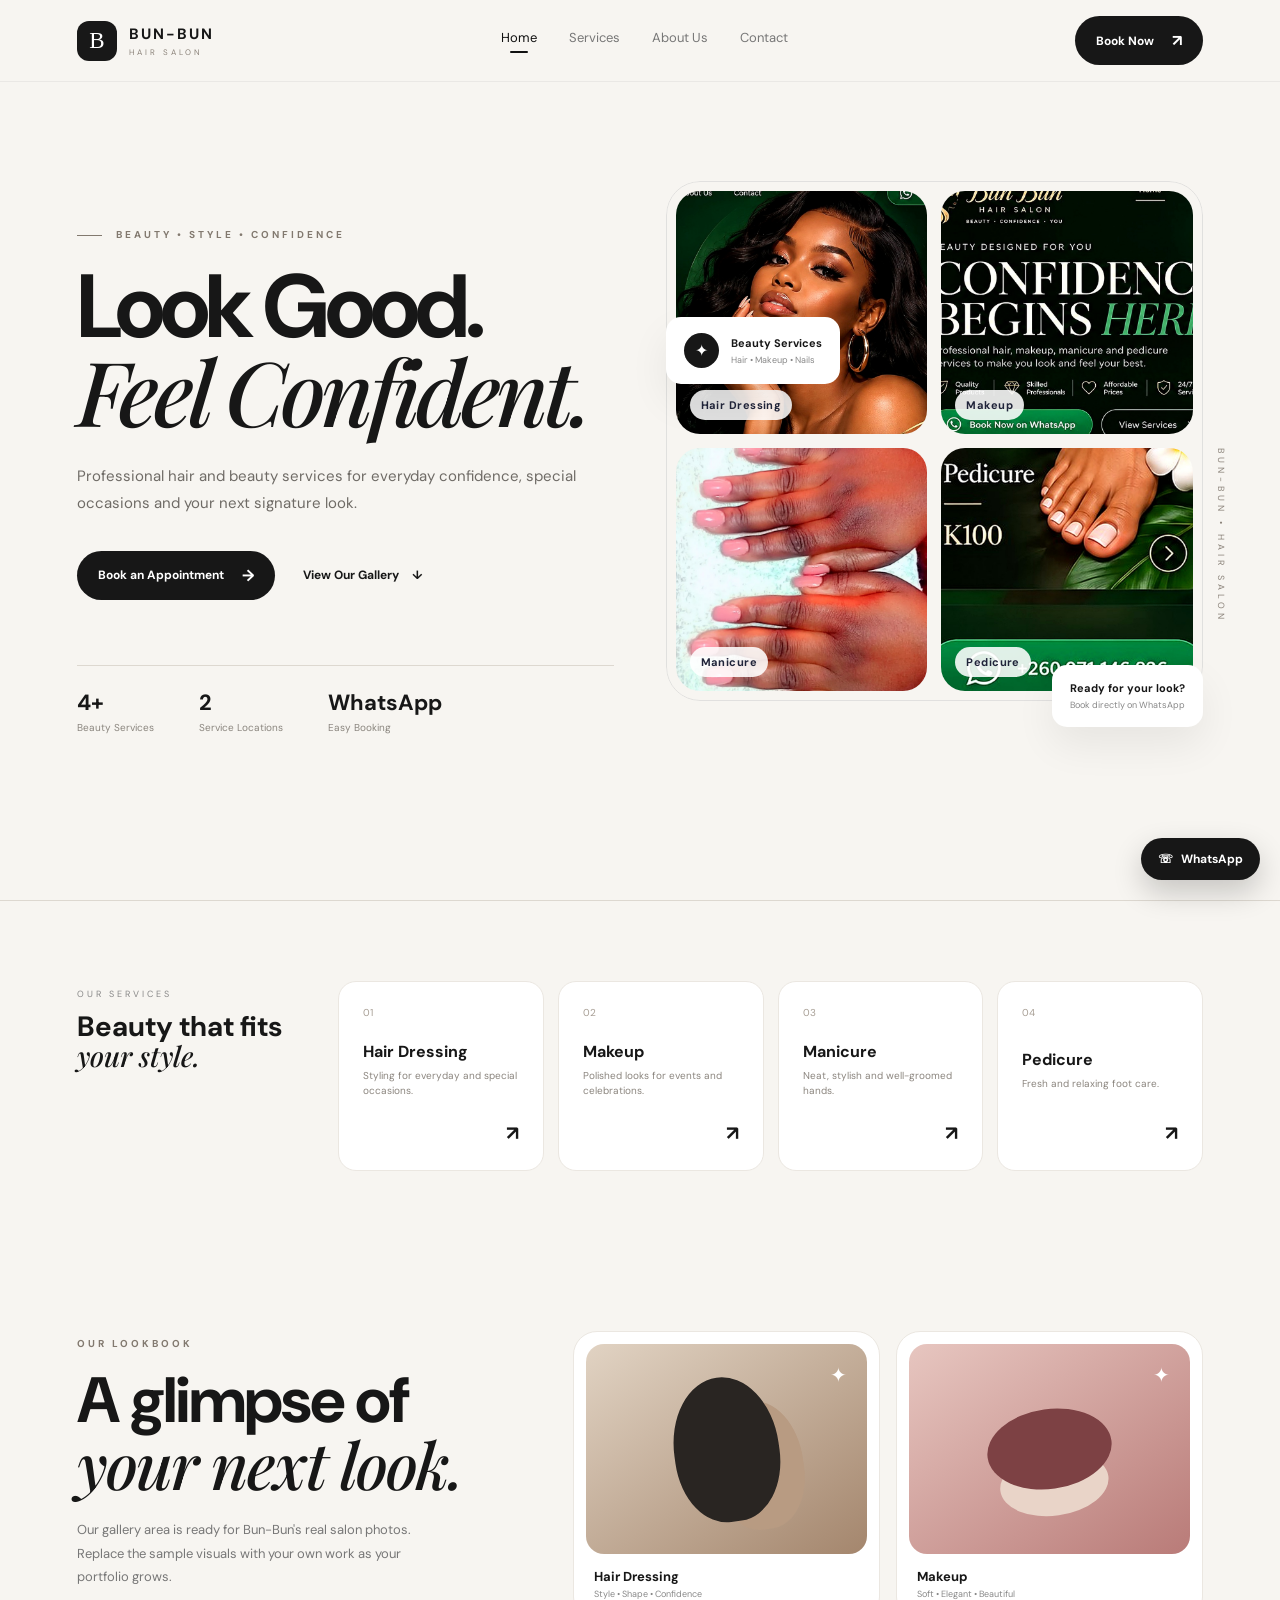
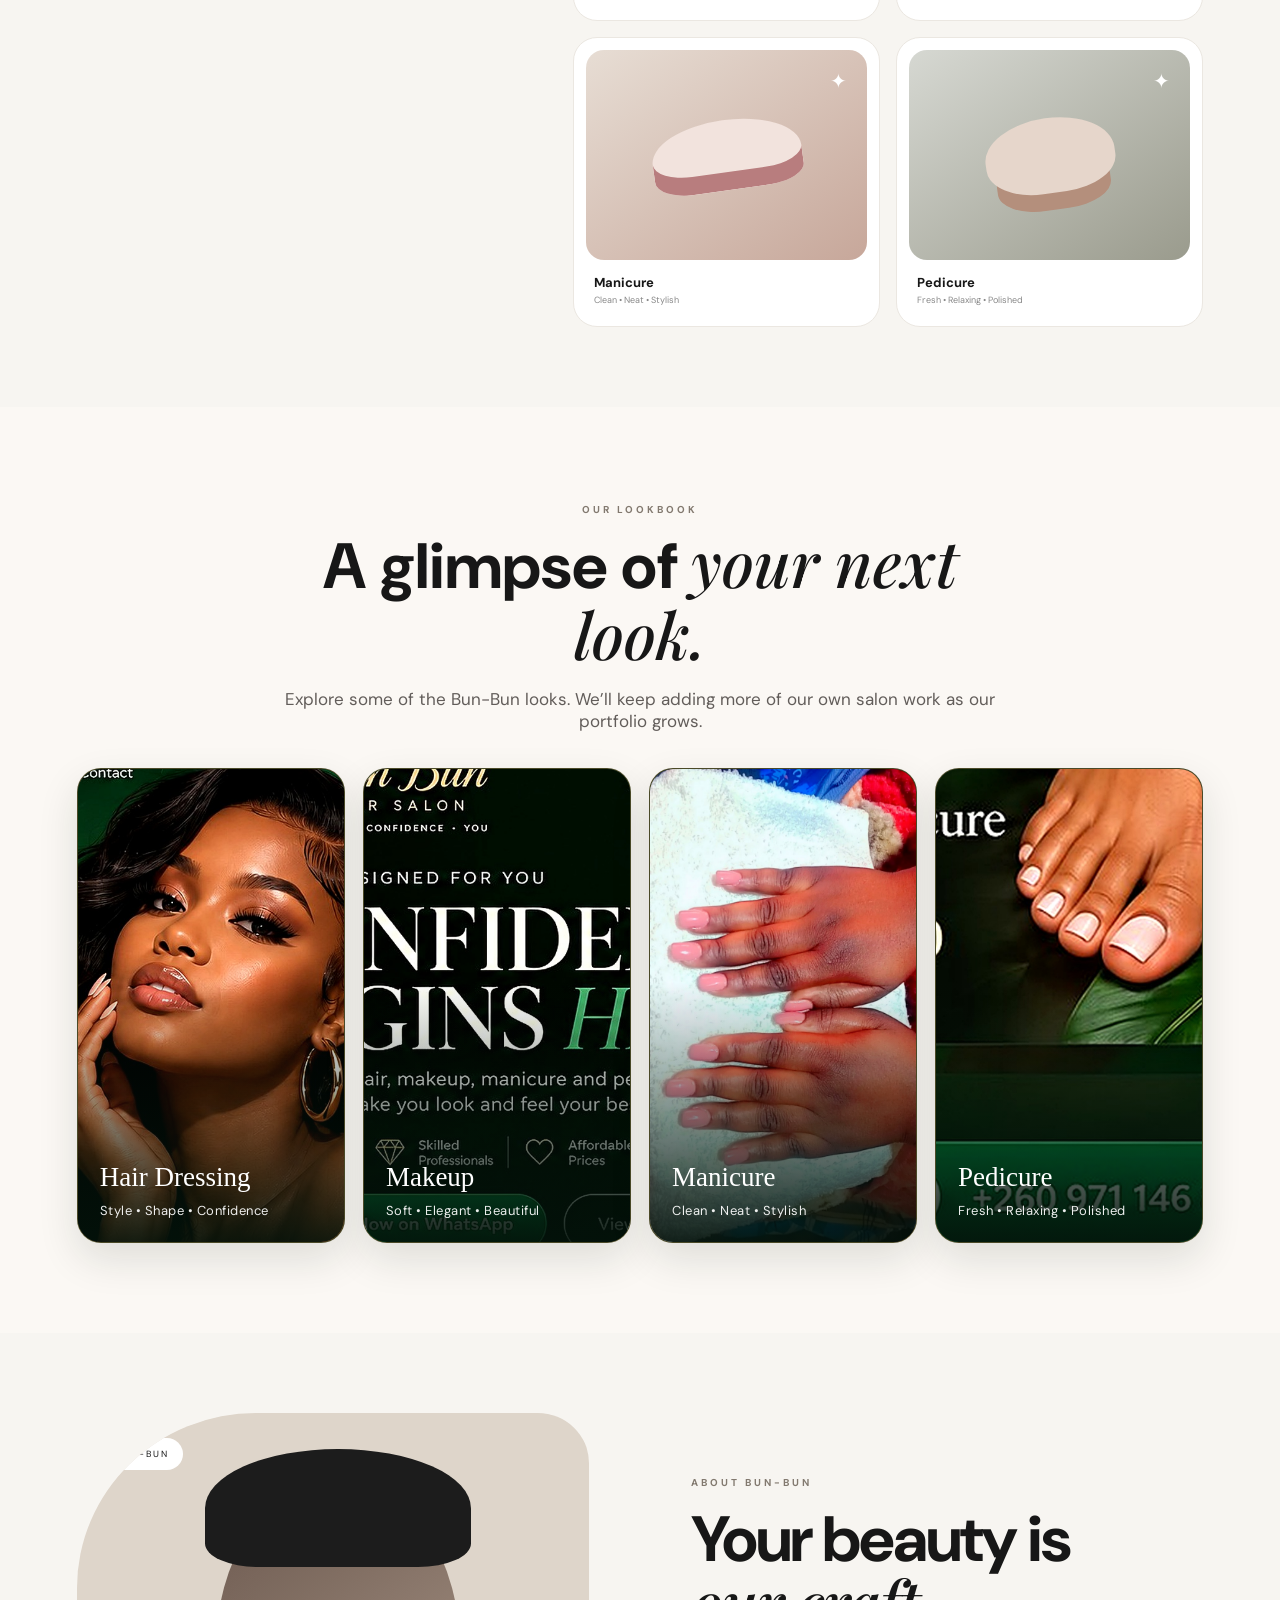
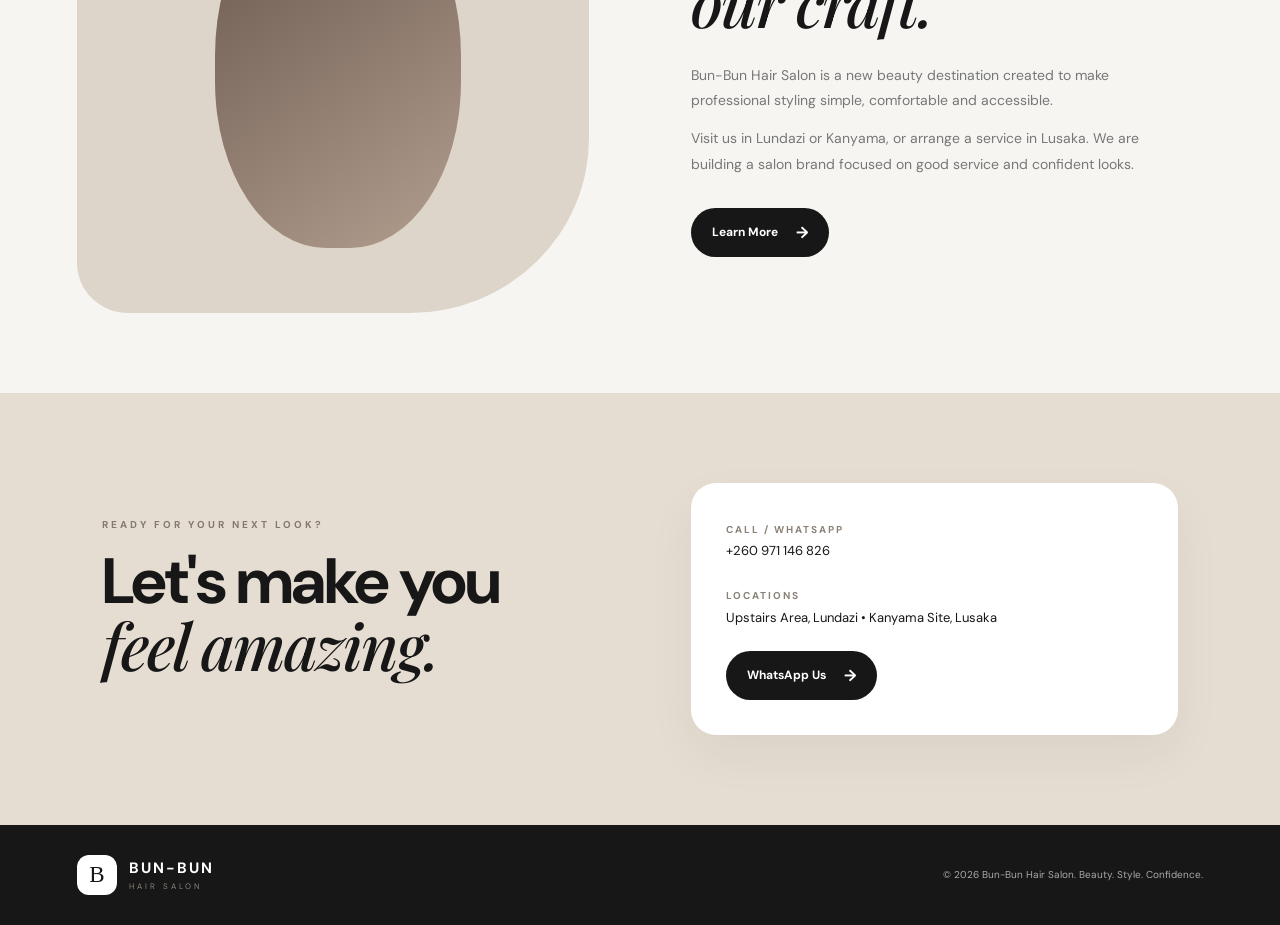
<file: index.html>
<!DOCTYPE html>
<html lang="en">
<head>
<meta charset="UTF-8"><meta name="viewport" content="width=device-width, initial-scale=1.0">
<meta name="description" content="Bun-Bun Hair Salon — hair dressing, makeup, manicure and pedicure in Lundazi and Lusaka.">
<title>Bun-Bun Hair Salon | Beauty. Style. Confidence.</title>
<link rel="stylesheet" href="styles.css">
<style>
.hero-photo-collage{
  position:relative;
  width:min(100%, 560px);
  height:520px;
  display:grid;
  grid-template-columns:1fr 1fr;
  grid-template-rows:1fr 1fr;
  gap:14px;
  padding:10px;
  border-radius:34px;
  overflow:hidden;
}
.hero-photo-collage .photo{
  position:relative;
  overflow:hidden;
  border-radius:24px;
  background:#eee;
  min-height:0;
}

.hero-photo-collage img{
  width:100%;
  height:100%;
  display:block;
  object-fit:cover;
  transition:transform .45s ease;
}
.hero-photo-collage .photo:hover img{transform:scale(1.04);}
.hero-photo-collage::before{
  content:"";
  position:absolute;
  inset:0;
  border:1px solid rgba(30,39,64,.10);
  border-radius:34px;
  pointer-events:none;
  z-index:3;
}
.hero-photo-collage .photo-label{
  position:absolute;
  left:14px;
  bottom:14px;
  z-index:2;
  padding:8px 11px;
  border-radius:999px;
  background:rgba(255,255,255,.88);
  color:#20243a;
  font-size:11px;
  font-weight:700;
  letter-spacing:.04em;
}
@media (max-width: 800px){
  .hero-photo-collage{
    height:430px;
    max-width:520px;
    margin:0 auto;
  }
}
@media (max-width: 520px){
  .hero-photo-collage{
    height:360px;
    gap:9px;
    padding:6px;
    border-radius:24px;
  }
  .hero-photo-collage .photo{border-radius:17px;}
  .hero-photo-collage .photo-label{font-size:9px;left:8px;bottom:8px;padding:6px 8px;}
}
</style>

</head>
<body>
<header class="site-header">
  <a class="brand" href="index.html"><span class="brand-mark">B</span><span><strong>BUN-BUN</strong><small>HAIR SALON</small></span></a>
  <nav class="nav" id="nav"><a class="active" href="index.html">Home</a><a href="services.html">Services</a><a href="about.html">About Us</a><a href="contact.html">Contact</a></nav>
  <a class="nav-cta" href="booking.html">Book Now <span>↗</span></a><button class="menu-btn" id="menuBtn" aria-label="Open menu">☰</button>
</header>
<main>
<section class="hero">
  <div class="hero-copy"><div class="eyebrow"><span></span> BEAUTY • STYLE • CONFIDENCE</div>
    <h1>Look Good.<br><em>Feel Confident.</em></h1>
    <p>Professional hair and beauty services for everyday confidence, special occasions and your next signature look.</p>
    <div class="hero-actions"><a class="primary-btn" href="booking.html">Book an Appointment <span>→</span></a><a class="text-btn" href="#gallery">View Our Gallery <span>↓</span></a></div>
    <div class="stats"><div><strong>4+</strong><small>Beauty Services</small></div><div><strong>2</strong><small>Service Locations</small></div><div><strong>WhatsApp</strong><small>Easy Booking</small></div></div>
  </div>
  <div class="hero-visual">
    <div class="hero-photo-collage" aria-label="Bun-Bun Hair Salon photo highlights">
      <div class="photo">
        <img src="images/bun-bun-hair.jpg" alt="Bun-Bun Hair Salon hair styling">
        <span class="photo-label">Hair Dressing</span>
      </div>
      <div class="photo">
        <img src="images/bun-bun-makeup.jpg" alt="Bun-Bun Hair Salon makeup">
        <span class="photo-label">Makeup</span>
      </div>
      <div class="photo">
        <img src="images/bun-bun-manicure.jpg" alt="Bun-Bun Hair Salon manicure">
        <span class="photo-label">Manicure</span>
      </div>
      <div class="photo">
        <img src="images/bun-bun-pedicure.jpg" alt="Bun-Bun Hair Salon pedicure">
        <span class="photo-label">Pedicure</span>
      </div>
    </div>
    <div class="floating-card services-card"><span class="card-icon">✦</span><div><strong>Beauty Services</strong><small>Hair • Makeup • Nails</small></div></div>
    <div class="floating-card booking-card"><strong>Ready for your look?</strong><small>Book directly on WhatsApp</small></div>
    <div class="vertical-note">BUN-BUN • HAIR SALON</div>
  </div>
</section>
<section class="service-strip" id="services"><div class="section-intro"><span>OUR SERVICES</span><h2>Beauty that fits<br><em>your style.</em></h2></div>
  <article class="service-card"><span>01</span><div><h3>Hair Dressing</h3><p>Styling for everyday and special occasions.</p></div><b>↗</b></article>
  <article class="service-card"><span>02</span><div><h3>Makeup</h3><p>Polished looks for events and celebrations.</p></div><b>↗</b></article>
  <article class="service-card"><span>03</span><div><h3>Manicure</h3><p>Neat, stylish and well-groomed hands.</p></div><b>↗</b></article>
  <article class="service-card"><span>04</span><div><h3>Pedicure</h3><p>Fresh and relaxing foot care.</p></div><b>↗</b></article>
</section>
<section class="gallery" id="gallery"><div class="section-heading"><span class="section-label">OUR LOOKBOOK</span><h2>A glimpse of<br><em>your next look.</em></h2><p>Our gallery area is ready for Bun-Bun's real salon photos. Replace the sample visuals with your own work as your portfolio grows.</p></div>
  <div class="gallery-grid">
    <a class="gallery-tile hair" href="services.html"><div class="visual-art"><span>✦</span><i></i></div><strong>Hair Dressing</strong><small>Style • Shape • Confidence</small></a>
    <a class="gallery-tile makeup" href="services.html"><div class="visual-art"><span>✦</span><i></i></div><strong>Makeup</strong><small>Soft • Elegant • Beautiful</small></a>
    <a class="gallery-tile manicure" href="services.html"><div class="visual-art"><span>✦</span><i></i></div><strong>Manicure</strong><small>Clean • Neat • Stylish</small></a>
    <a class="gallery-tile pedicure" href="services.html"><div class="visual-art"><span>✦</span><i></i></div><strong>Pedicure</strong><small>Fresh • Relaxing • Polished</small></a>
  </div>
</section>

<section class="lookbook" id="gallery">
  <div class="lookbook-head">
    <span class="section-label">OUR LOOKBOOK</span>
    <h2>A glimpse of <em>your next look.</em></h2>
    <p>Explore some of the Bun-Bun looks. We’ll keep adding more of our own salon work as our portfolio grows.</p>
  </div>
  <div class="lookbook-grid">
    <article class="lookbook-card">
      <img src="images/bun-bun-hair.jpg" alt="Bun-Bun Hair Salon hair styling look">
      <div class="lookbook-overlay"><span>Hair Dressing</span><small>Style • Shape • Confidence</small></div>
    </article>
    <article class="lookbook-card">
      <img src="images/bun-bun-makeup.jpg" alt="Bun-Bun Hair Salon makeup look">
      <div class="lookbook-overlay"><span>Makeup</span><small>Soft • Elegant • Beautiful</small></div>
    </article>
    <article class="lookbook-card">
      <img src="images/bun-bun-manicure.jpg" alt="Bun-Bun Hair Salon manicure">
      <div class="lookbook-overlay"><span>Manicure</span><small>Clean • Neat • Stylish</small></div>
    </article>
    <article class="lookbook-card">
      <img src="images/bun-bun-pedicure.jpg" alt="Bun-Bun Hair Salon pedicure look">
      <div class="lookbook-overlay"><span>Pedicure</span><small>Fresh • Relaxing • Polished</small></div>
    </article>
  </div>
</section>

<section class="about"><div class="about-image"><div class="mini-label">BUN-BUN</div><div class="abstract-face"></div></div><div class="about-copy"><span class="section-label">ABOUT BUN-BUN</span><h2>Your beauty is<br><em>our craft.</em></h2><p>Bun-Bun Hair Salon is a new beauty destination created to make professional styling simple, comfortable and accessible.</p><p>Visit us in Lundazi or Kanyama, or arrange a service in Lusaka. We are building a salon brand focused on good service and confident looks.</p><a class="primary-btn dark" href="about.html">Learn More <span>→</span></a></div></section>
<section class="contact" id="contact"><div><span class="section-label">READY FOR YOUR NEXT LOOK?</span><h2>Let's make you<br><em>feel amazing.</em></h2></div><div class="contact-panel"><p><strong>Call / WhatsApp</strong><br>+260 971 146 826</p><p><strong>Locations</strong><br>Upstairs Area, Lundazi • Kanyama Site, Lusaka</p><a class="primary-btn" href="https://wa.me/260971146826?text=Hello%20Bun-Bun%20Hair%20Salon%2C%20I%20would%20like%20to%20book%20an%20appointment.">WhatsApp Us <span>→</span></a></div></section>
</main>
<a class="floating-whatsapp" href="https://wa.me/260971146826?text=Hello%20Bun-Bun%20Hair%20Salon%2C%20I%20would%20like%20to%20make%20an%20appointment." aria-label="Chat with Bun-Bun on WhatsApp">☏ <span>WhatsApp</span></a>
<footer><div class="brand footer-brand"><span class="brand-mark">B</span><span><strong>BUN-BUN</strong><small>HAIR SALON</small></span></div><p>© 2026 Bun-Bun Hair Salon. Beauty. Style. Confidence.</p></footer>
<script src="script.js"></script>
</body></html>
</file>
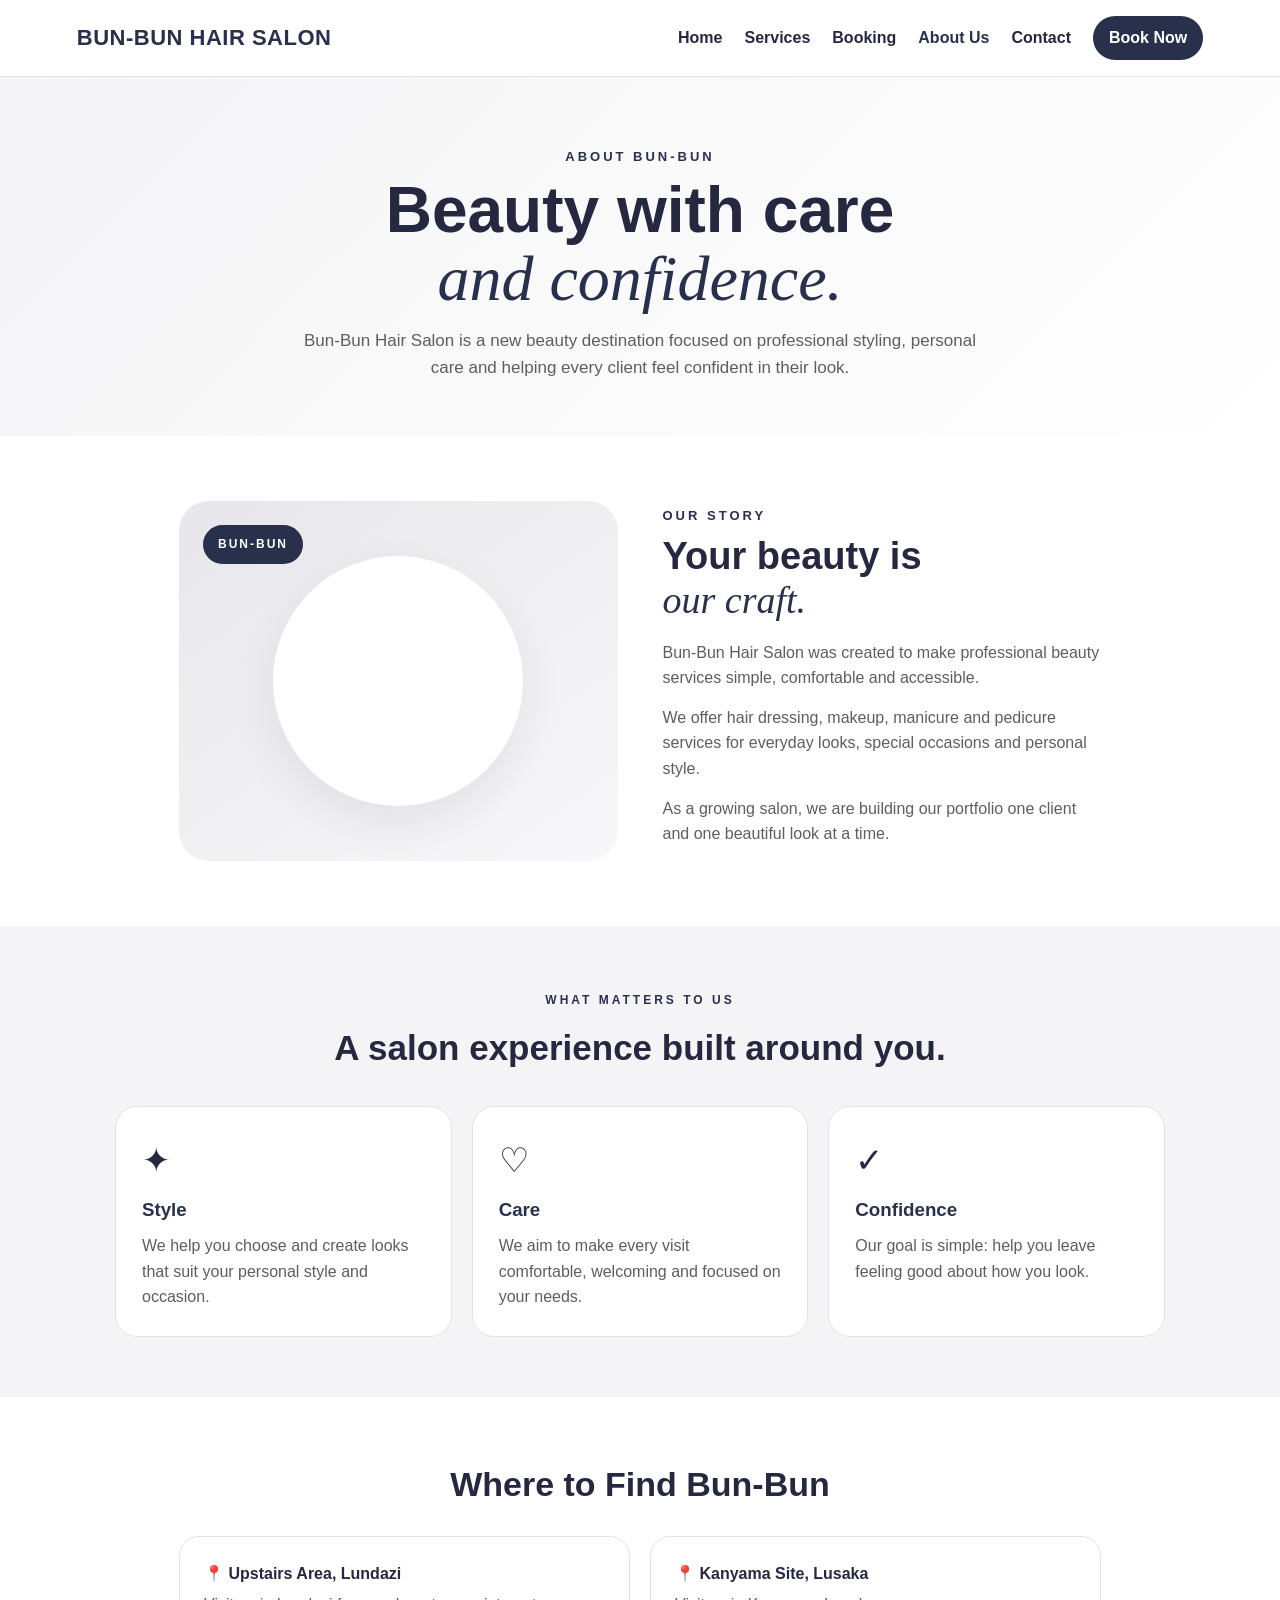
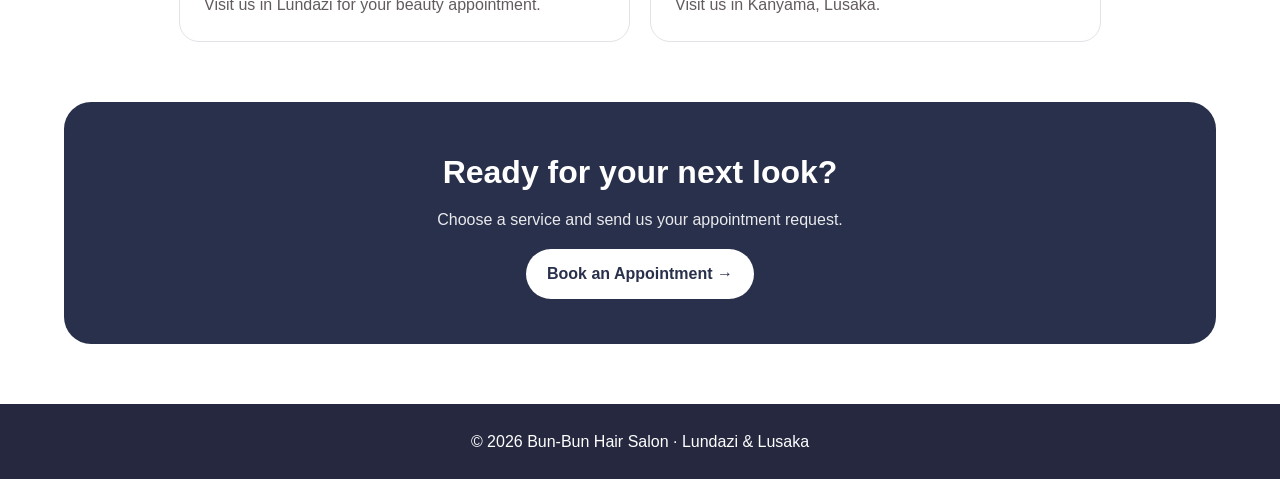
<file: about.html>
<!DOCTYPE html>
<html lang="en">
<head>
<meta charset="UTF-8">
<meta name="viewport" content="width=device-width, initial-scale=1.0">
<meta name="description" content="About Bun-Bun Hair Salon — professional beauty services in Lundazi and Lusaka.">
<title>About Us | Bun-Bun Hair Salon</title>
<style>
:root{--ink:#25283f;--navy:#29304b;--accent:#29304b;--soft:#f4f4f6;--line:#e3e3e7;--muted:#625b60}
*{box-sizing:border-box;margin:0;padding:0}
body{font-family:Arial,Helvetica,sans-serif;color:var(--ink);background:#fff;line-height:1.6}
header{position:sticky;top:0;z-index:10;background:rgba(255,255,255,.97);padding:16px 6%;display:flex;align-items:center;justify-content:space-between;border-bottom:1px solid var(--line)}
.logo{color:var(--navy);font-weight:900;font-size:22px;letter-spacing:.5px;text-decoration:none}
nav{display:flex;gap:22px;align-items:center}
nav a{color:var(--ink);text-decoration:none;font-weight:700}
nav a:hover,nav a.active{color:var(--navy)}
.book-top{background:var(--accent);color:#fff!important;padding:9px 16px;border-radius:24px}
.hero{text-align:center;padding:70px 6% 55px;background:linear-gradient(135deg,#f4f4f6,#ffffff)}
.eyebrow{text-transform:uppercase;letter-spacing:3px;color:var(--accent);font-weight:800;font-size:13px}
h1{font-size:clamp(40px,8vw,64px);line-height:1.05;margin:10px 0 15px}
.hero h1 em,.story h2 em{color:var(--navy);font-family:Georgia,serif;font-weight:500}
.hero p{max-width:700px;margin:auto;color:var(--muted);font-size:17px}
.story{max-width:1050px;margin:auto;padding:65px 5%;display:grid;grid-template-columns:1fr 1fr;gap:45px;align-items:center}
.story-visual{min-height:360px;border-radius:30px;background:linear-gradient(145deg,#e7e7eb,#f8f8fa);position:relative;overflow:hidden}
.circle{position:absolute;width:250px;height:250px;border-radius:50%;background:#fff;left:50%;top:50%;transform:translate(-50%,-50%);box-shadow:0 18px 45px rgba(40,40,60,.08)}
.badge{position:absolute;left:24px;top:24px;background:var(--navy);color:#fff;padding:10px 15px;border-radius:20px;font-size:12px;font-weight:900;letter-spacing:2px}
.story h2{font-size:38px;line-height:1.15;margin:8px 0 17px}
.story p{color:var(--muted);margin-bottom:14px}
.values{background:var(--soft);padding:60px 5%}
.values-inner{max-width:1050px;margin:auto;text-align:center}
.values-inner>span{font-size:12px;letter-spacing:3px;color:var(--accent);font-weight:800}
.values-inner h2{font-size:35px;margin:8px 0 30px}
.value-grid{display:grid;grid-template-columns:repeat(3,1fr);gap:20px;text-align:left}
.value{background:#fff;border:1px solid var(--line);border-radius:22px;padding:26px}
.value-icon{font-size:34px}
.value h3{color:var(--navy);margin:8px 0}
.value p{color:var(--muted)}
.locations{max-width:1050px;margin:auto;padding:60px 5%}
.locations h2{text-align:center;font-size:34px;margin-bottom:25px}
.location-grid{display:grid;grid-template-columns:1fr 1fr;gap:20px}
.location{border:1px solid var(--line);border-radius:20px;padding:24px}
.location strong{display:block;margin-bottom:5px}
.location span{color:var(--muted)}
.cta{margin:0 5% 60px;padding:45px 25px;text-align:center;border-radius:27px;background:var(--navy);color:#fff}
.cta h2{font-size:32px;margin-bottom:8px}
.cta p{opacity:.9}
.btn{display:inline-block;margin-top:17px;padding:12px 21px;border-radius:30px;background:#fff;color:var(--navy);text-decoration:none;font-weight:900}
footer{text-align:center;padding:25px;background:#25283f;color:#fff}
@media(max-width:750px){
 header{padding:14px 5%}.logo{font-size:18px}nav{gap:10px}nav a:not(.book-top){display:none}
 .hero{padding:55px 6% 45px}.hero p{font-size:16px}
 .story{grid-template-columns:1fr;padding:45px 5%;gap:28px}.story-visual{min-height:280px}.story h2{font-size:32px}
 .value-grid,.location-grid{grid-template-columns:1fr}.values{padding:45px 5%}.locations{padding:45px 5%}
}
</style>
</head>
<body>
<header>
  <a class="logo" href="index.html">BUN-BUN HAIR SALON</a>
  <nav>
    <a href="index.html">Home</a>
    <a href="services.html">Services</a>
    <a href="booking.html">Booking</a>
    <a class="active" href="about.html">About Us</a>
    <a href="contact.html">Contact</a>
    <a class="book-top" href="booking.html">Book Now</a>
  </nav>
</header>

<section class="hero">
  <div class="eyebrow">ABOUT BUN-BUN</div>
  <h1>Beauty with care<br><em>and confidence.</em></h1>
  <p>Bun-Bun Hair Salon is a new beauty destination focused on professional styling, personal care and helping every client feel confident in their look.</p>
</section>

<section class="story">
  <div class="story-visual">
    <div class="badge">BUN-BUN</div>
    <div class="circle"></div>
  </div>
  <div>
    <span class="eyebrow">OUR STORY</span>
    <h2>Your beauty is<br><em>our craft.</em></h2>
    <p>Bun-Bun Hair Salon was created to make professional beauty services simple, comfortable and accessible.</p>
    <p>We offer hair dressing, makeup, manicure and pedicure services for everyday looks, special occasions and personal style.</p>
    <p>As a growing salon, we are building our portfolio one client and one beautiful look at a time.</p>
  </div>
</section>

<section class="values">
  <div class="values-inner">
    <span>WHAT MATTERS TO US</span>
    <h2>A salon experience built around you.</h2>
    <div class="value-grid">
      <article class="value"><div class="value-icon">✦</div><h3>Style</h3><p>We help you choose and create looks that suit your personal style and occasion.</p></article>
      <article class="value"><div class="value-icon">♡</div><h3>Care</h3><p>We aim to make every visit comfortable, welcoming and focused on your needs.</p></article>
      <article class="value"><div class="value-icon">✓</div><h3>Confidence</h3><p>Our goal is simple: help you leave feeling good about how you look.</p></article>
    </div>
  </div>
</section>

<section class="locations">
  <h2>Where to Find Bun-Bun</h2>
  <div class="location-grid">
    <div class="location"><strong>📍 Upstairs Area, Lundazi</strong><span>Visit us in Lundazi for your beauty appointment.</span></div>
    <div class="location"><strong>📍 Kanyama Site, Lusaka</strong><span>Visit us in Kanyama, Lusaka.</span></div>
  </div>
</section>

<section class="cta">
  <h2>Ready for your next look?</h2>
  <p>Choose a service and send us your appointment request.</p>
  <a class="btn" href="booking.html">Book an Appointment →</a>
</section>

<footer>© 2026 Bun-Bun Hair Salon · Lundazi & Lusaka</footer>
</body>
</html>
</file>
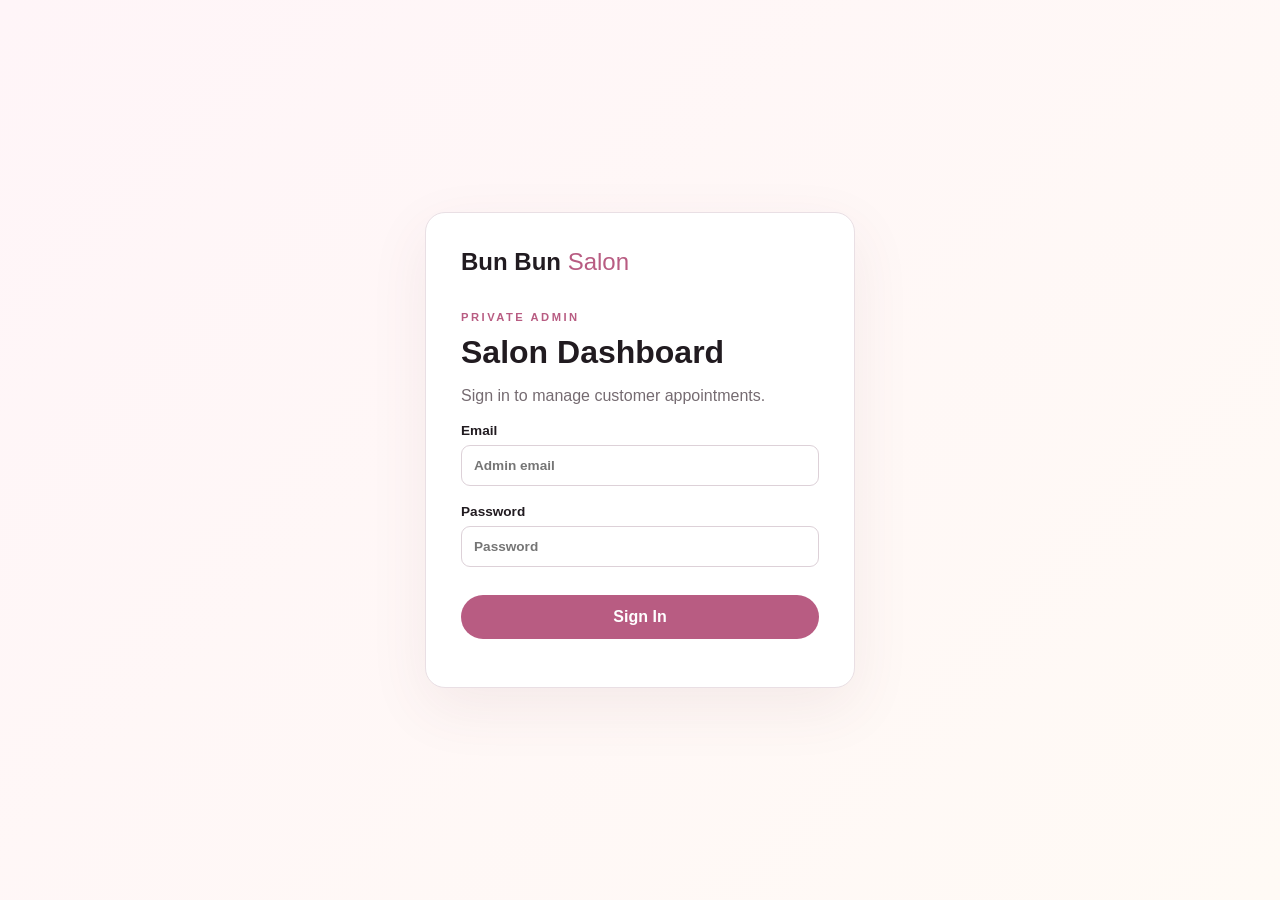
<file: admin.html>
<!DOCTYPE html>
<html lang="en">
<head>
<meta charset="UTF-8">
<meta name="viewport" content="width=device-width, initial-scale=1.0">
<title>Bun Bun Hair Salon | Admin</title>
<link rel="stylesheet" href="admin.css">
</head>
<body>
<div id="loginView" class="auth-wrap">
  <div class="auth-card">
    <div class="brand">Bun Bun <span>Salon</span></div>
    <p class="eyebrow">PRIVATE ADMIN</p>
    <h1>Salon Dashboard</h1>
    <p class="muted">Sign in to manage customer appointments.</p>
    <form id="loginForm">
      <label>Email<input id="email" type="email" required placeholder="Admin email"></label>
      <label>Password<input id="password" type="password" required placeholder="Password"></label>
      <button class="btn" type="submit">Sign In</button>
      <p id="loginError" class="error"></p>
    </form>
  </div>
</div>

<div id="dashboardView" class="hidden">
<header class="topbar">
  <div><strong>Bun Bun Hair Salon</strong><span> Admin Dashboard</span></div>
  <button id="logoutBtn" class="logout">Sign out</button>
</header>

<main>
  <div class="heading">
    <div>
      <p class="eyebrow">APPOINTMENTS</p>
      <h1>Booking Management</h1>
    </div>
    <button id="refreshBtn" class="refresh">↻ Refresh</button>
  </div>

  <div class="stats">
    <div><span>Total</span><b id="total">0</b></div>
    <div><span>Pending</span><b id="pending">0</b></div>
    <div><span>Confirmed</span><b id="confirmed">0</b></div>
    <div><span>Completed</span><b id="completed">0</b></div>
  </div>

  <div class="toolbar">
    <select id="filter">
      <option value="all">All appointments</option>
      <option value="pending">Pending</option>
      <option value="confirmed">Confirmed</option>
      <option value="completed">Completed</option>
      <option value="cancelled">Cancelled</option>
    </select>
    <input id="search" type="search" placeholder="Search customer or phone...">
  </div>

  <div id="message" class="message"></div>
  <div id="appointments" class="appointments"></div>
</main>
</div>
<script src="admin.js"></script>
</body>
</html>
</file>
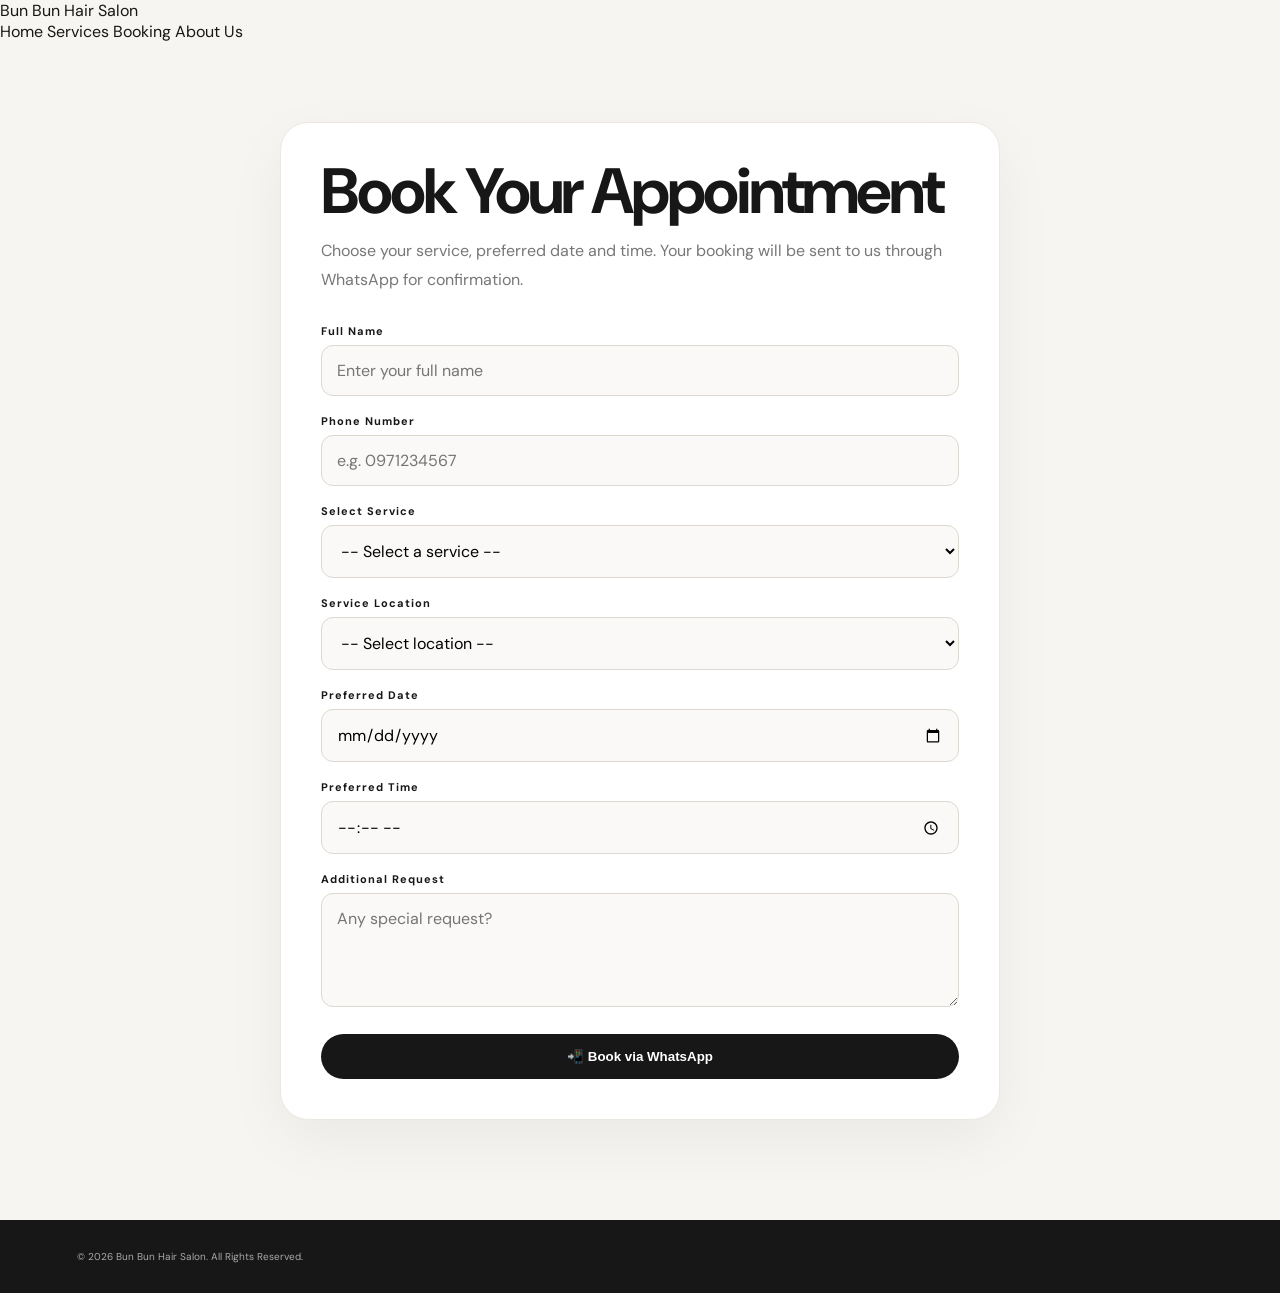
<file: booking-old.html>
<!DOCTYPE html>
<html lang="en">
<head>
<meta charset="UTF-8">
<meta name="viewport" content="width=device-width, initial-scale=1.0">
<title>Book an Appointment | Bun Bun Hair Salon</title>
<link rel="stylesheet" href="styles.css">
</head>
<body>
<header>
  <div class="logo">Bun Bun Hair Salon</div>
  <nav>
    <a href="index.html">Home</a>
    <a href="services.html">Services</a>
    <a href="booking.html" class="active">Booking</a>
    <a href="about.html">About Us</a>
  </nav>
</header>

<section class="booking-section">
  <div class="booking-container">
    <h1>Book Your Appointment</h1>
    <p>Choose your service, preferred date and time. Your booking will be sent to us through WhatsApp for confirmation.</p>

    <form id="bookingForm">
      <label for="name">Full Name</label>
      <input type="text" id="name" placeholder="Enter your full name" required>

      <label for="phone">Phone Number</label>
      <input type="tel" id="phone" placeholder="e.g. 0971234567" required>

      <label for="service">Select Service</label>
      <select id="service" required>
        <option value="">-- Select a service --</option>
        <option>Hair Dressing — K100–K300</option>
        <option>Manicure — K100</option>
        <option>Pedicure — K100</option>
        <option>Makeup — K80–K150</option>
      </select>

      <label for="location">Service Location</label>
      <select id="location" required>
        <option value="">-- Select location --</option>
        <option>Upstairs Area, Lundazi</option>
        <option>Kanyama Site, Lusaka</option>
        <option>Other Lusaka Location</option>
      </select>

      <label for="date">Preferred Date</label>
      <input type="date" id="date" required>

      <label for="time">Preferred Time</label>
      <input type="time" id="time" required>

      <label for="message">Additional Request</label>
      <textarea id="message" rows="4" placeholder="Any special request?"></textarea>

      <button type="submit" class="booking-button">📲 Book via WhatsApp</button>
    </form>
  </div>
</section>

<footer>
  <p>© 2026 Bun Bun Hair Salon. All Rights Reserved.</p>
</footer>

<script>
document.getElementById("bookingForm").addEventListener("submit", function(event) {
  event.preventDefault();

  const name = document.getElementById("name").value;
  const phone = document.getElementById("phone").value;
  const service = document.getElementById("service").value;
  const location = document.getElementById("location").value;
  const date = document.getElementById("date").value;
  const time = document.getElementById("time").value;
  const message = document.getElementById("message").value;

  const whatsappNumber = "260971146826";

  const text =
    "Hello Bun Bun Hair Salon!\n\n" +
    "NEW APPOINTMENT BOOKING\n\n" +
    "Name: " + name + "\n" +
    "Phone: " + phone + "\n" +
    "Service: " + service + "\n" +
    "Location: " + location + "\n" +
    "Date: " + date + "\n" +
    "Time: " + time + "\n" +
    "Additional Request: " + (message || "None");

  window.open("https://wa.me/" + whatsappNumber + "?text=" + encodeURIComponent(text), "_blank");
});
</script>
</body>
</html>
</file>
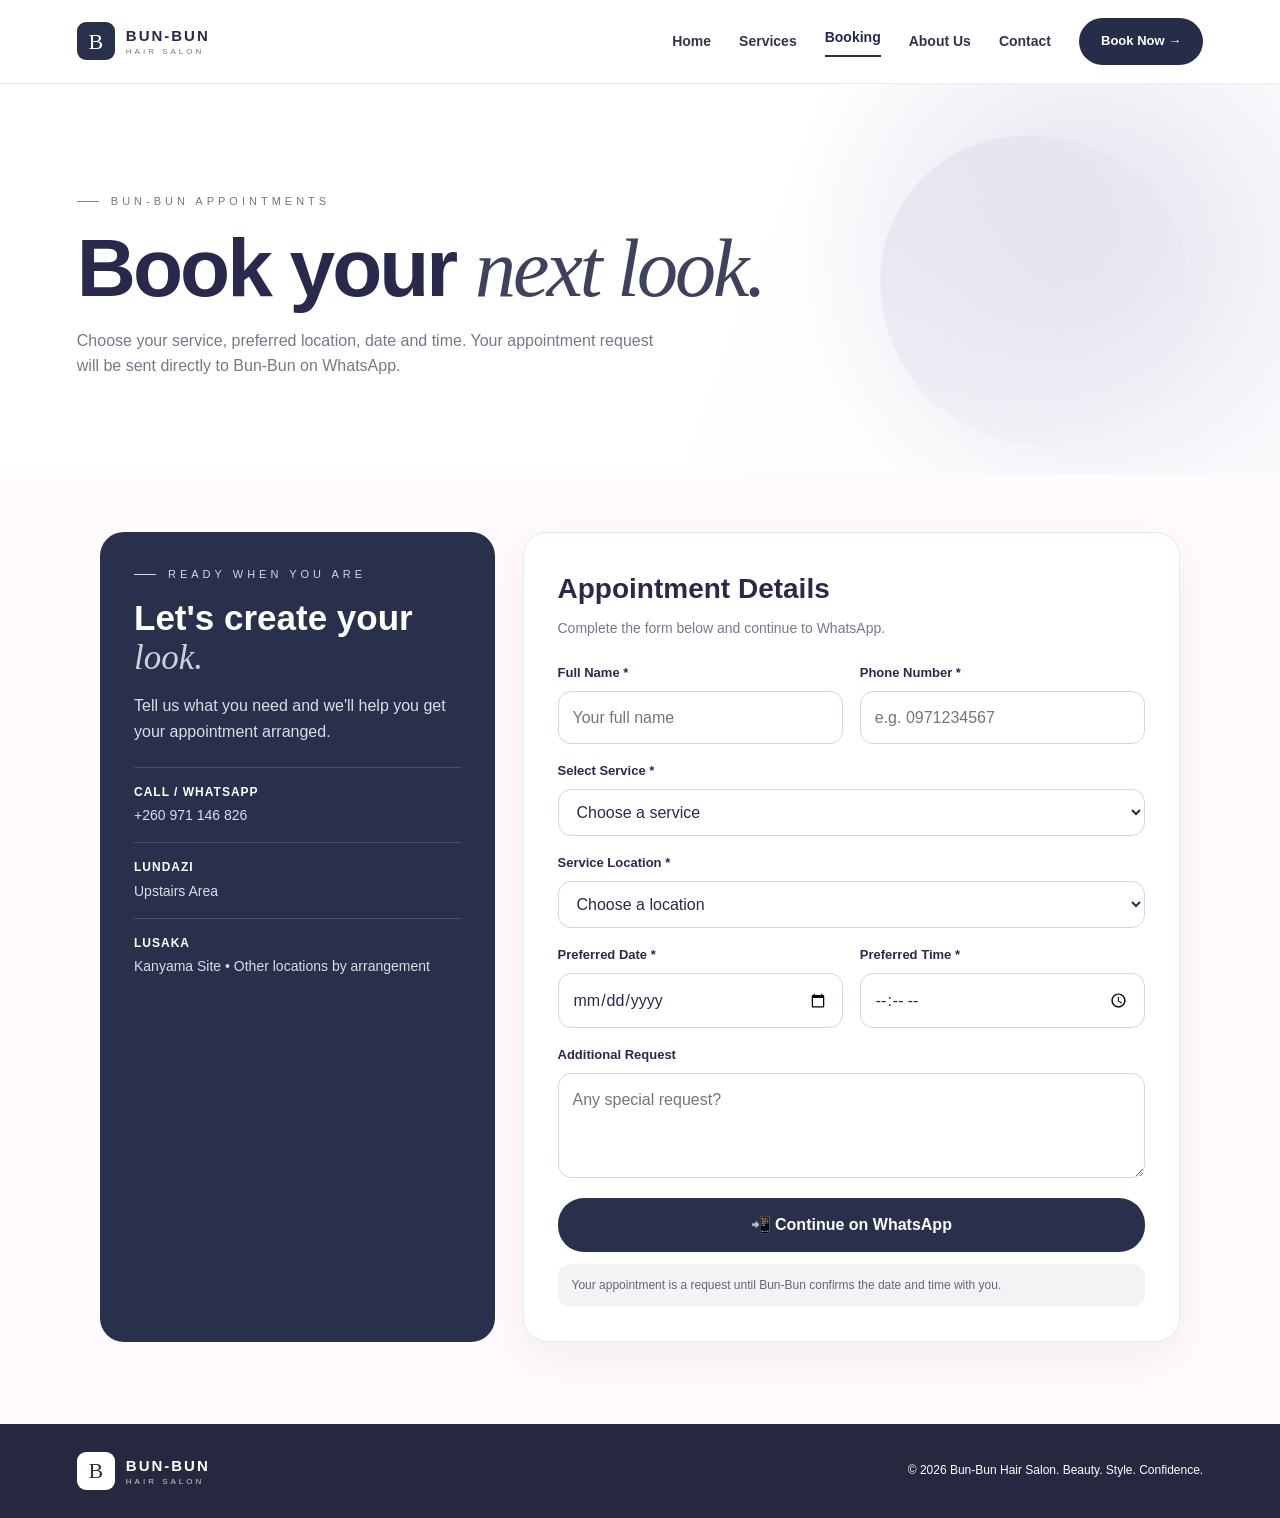
<file: booking.html>
<!DOCTYPE html><html lang="en"><head><meta charset="UTF-8"><meta name="viewport" content="width=device-width,initial-scale=1.0"><title>Booking | Bun-Bun Hair Salon</title><style>

:root{--ink:#292a4b;--muted:#77788a;--purple:#29304b;--purple2:#3e425d;--cream:#fffafd;--soft:#f4f4f6;--line:#e3e3e7;--white:#fff}
*{box-sizing:border-box;margin:0;padding:0}
html{scroll-behavior:smooth}
body{font-family:Arial,Helvetica,sans-serif;color:var(--ink);background:var(--cream);line-height:1.6}
a{text-decoration:none;color:inherit}
.site-header{display:flex;align-items:center;gap:28px;padding:18px 6%;background:#fff;border-bottom:1px solid #eeeaf0;position:sticky;top:0;z-index:50}
.brand{display:flex;align-items:center;gap:11px;margin-right:auto}
.brand-mark{width:38px;height:38px;border-radius:9px;background:#29304b;color:#fff;display:grid;place-items:center;font-family:Georgia,serif;font-size:22px}
.brand strong{display:block;font-size:15px;letter-spacing:2px}.brand small{display:block;font-size:8px;letter-spacing:3px;color:#777;margin-top:-2px}
.nav{display:flex;align-items:center;gap:28px}.nav a{font-size:14px;color:#34334b;font-weight:600}.nav a:hover,.nav a.active{color:#20294a}.nav a.active{border-bottom:2px solid #29304b;padding-bottom:7px}
.nav-cta{background:#252d49;color:#fff;padding:13px 22px;border-radius:25px;font-size:13px;font-weight:800}
.menu-btn{display:none;border:0;background:none;font-size:25px;color:#252d49}
.hero{min-height:390px;padding:86px 6% 72px;display:flex;flex-direction:column;justify-content:center;background:radial-gradient(circle at 84% 42%,rgba(222,221,235,.85),transparent 26%),linear-gradient(110deg,#fff 0%,#fff 54%,#faf9fc 100%);position:relative;overflow:hidden}
.hero:after{content:"";position:absolute;right:7%;top:52px;width:310px;height:310px;border-radius:48% 52% 45% 55%;background:linear-gradient(145deg,rgba(224,224,238,.72),rgba(246,243,248,.3));z-index:0}
.hero>*{position:relative;z-index:1}
.eyebrow{font-size:11px;letter-spacing:4px;color:#777;display:flex;align-items:center;gap:12px;text-transform:uppercase}.eyebrow:before{content:"";width:22px;height:1px;background:#888}
.hero h1{font-size:clamp(48px,7vw,82px);line-height:.98;letter-spacing:-3px;max-width:760px;margin:18px 0 18px}.hero h1 em{font-family:Georgia,serif;font-weight:400;color:#3e425d}
.hero p{max-width:600px;color:var(--muted);font-size:16px}
.section{padding:58px 6% 82px}.container{max-width:1080px;margin:auto}
.card{background:#fff;border:1px solid #ece6ed;border-radius:24px;box-shadow:0 15px 45px rgba(40,35,55,.06)}
.btn{display:inline-flex;align-items:center;justify-content:center;background:#29304b;color:#fff;border-radius:25px;padding:12px 20px;font-size:13px;font-weight:800}
footer{padding:28px 6%;background:#25283f;color:#fff;display:flex;justify-content:space-between;align-items:center;gap:20px;font-size:12px}
.footer-brand .brand-mark{background:#fff;color:#29304b}.footer-brand strong{color:#fff}.footer-brand small{color:#ccc}
@media(max-width:800px){.site-header{padding:14px 5%}.nav{display:none}.menu-btn{display:block}.nav-cta{padding:10px 15px}.hero{min-height:330px;padding:65px 5% 55px}.hero:after{right:-90px;opacity:.55}.section{padding:42px 5% 60px}}
@media(max-width:600px){.brand strong{font-size:13px}.brand small{font-size:7px}.nav-cta{display:none}.hero h1{font-size:50px}.hero p{font-size:15px}footer{flex-direction:column;text-align:center}}

.booking-intro{margin-bottom:24px;color:var(--muted)}
.booking-grid{display:grid;grid-template-columns:.75fr 1.25fr;gap:28px}
.info-card{background:#29304b;color:#fff;padding:34px;border-radius:24px}
.info-card .eyebrow{color:#d9d7e1}.info-card .eyebrow:before{background:#d9d7e1}
.info-card h2{font-size:35px;line-height:1.1;margin:16px 0}.info-card h2 em{font-family:Georgia,serif;font-weight:400;color:#cfd1da}
.info-card p{color:#dddce5;margin-bottom:22px}
.info-row{padding:15px 0;border-top:1px solid rgba(255,255,255,.15)}.info-row strong{display:block;font-size:12px;letter-spacing:1px}.info-row span{font-size:14px;color:#dddce5}
.form-card{padding:34px}.form-card h2{font-size:28px;margin-bottom:5px}.form-card>p{color:var(--muted);font-size:14px;margin-bottom:24px}
.form-grid{display:grid;grid-template-columns:1fr 1fr;gap:17px}.field{display:flex;flex-direction:column}.full{grid-column:1/-1}
label{font-size:13px;font-weight:800;margin-bottom:7px}input,select,textarea{font:inherit;width:100%;padding:13px 14px;border:1px solid #ddd2df;border-radius:13px;outline:none;color:var(--ink);background:#fff}input:focus,select:focus,textarea:focus{border-color:#29304b;box-shadow:0 0 0 3px rgba(155,85,144,.1)}textarea{resize:vertical;min-height:105px}
.submit{width:100%;border:0;margin-top:20px;cursor:pointer;font:inherit;background:#29304b;color:#fff;border-radius:26px;padding:14px;font-weight:800}
.notice{margin-top:12px;padding:12px 14px;border-radius:12px;background:#f3f3f5;color:#6e6170;font-size:12px}
@media(max-width:800px){.booking-grid{grid-template-columns:1fr}.form-card,.info-card{padding:25px}}
@media(max-width:600px){.form-grid{grid-template-columns:1fr}.full{grid-column:auto}}
</style></head><body>
<header class="site-header"><a class="brand" href="index.html"><span class="brand-mark">B</span><span><strong>BUN-BUN</strong><small>HAIR SALON</small></span></a><nav class="nav" id="nav"><a href="index.html">Home</a><a href="services.html">Services</a><a class="active" href="booking.html">Booking</a><a href="about.html">About Us</a><a href="contact.html">Contact</a></nav><a class="nav-cta" href="booking.html">Book Now →</a><button class="menu-btn" id="menuBtn">☰</button></header>
<section class="hero"><div class="eyebrow">BUN-BUN APPOINTMENTS</div><h1>Book your <em>next look.</em></h1><p>Choose your service, preferred location, date and time. Your appointment request will be sent directly to Bun-Bun on WhatsApp.</p></section>
<section class="section"><div class="container"><div class="booking-grid">
<aside class="info-card"><div class="eyebrow">READY WHEN YOU ARE</div><h2>Let's create your <em>look.</em></h2><p>Tell us what you need and we'll help you get your appointment arranged.</p><div class="info-row"><strong>CALL / WHATSAPP</strong><span>+260 971 146 826</span></div><div class="info-row"><strong>LUNDAZI</strong><span>Upstairs Area</span></div><div class="info-row"><strong>LUSAKA</strong><span>Kanyama Site • Other locations by arrangement</span></div></aside>
<div class="card form-card"><h2>Appointment Details</h2><p>Complete the form below and continue to WhatsApp.</p><form id="bookingForm"><div class="form-grid">
<div class="field"><label>Full Name *</label><input id="name" required placeholder="Your full name"></div>
<div class="field"><label>Phone Number *</label><input id="phone" type="tel" required placeholder="e.g. 0971234567"></div>
<div class="field full"><label>Select Service *</label><select id="service" required><option value="">Choose a service</option><option>Hair Dressing — K80–K300</option><option>Makeup — K50–K200</option><option>Manicure — K150</option><option>Pedicure — K200</option></select></div>
<div class="field full"><label>Service Location *</label><select id="location" required><option value="">Choose a location</option><option>Upstairs Area, Lundazi</option><option>Kanyama Site, Lusaka</option><option>Other Lusaka Location</option></select></div>
<div class="field"><label>Preferred Date *</label><input id="date" type="date" required></div>
<div class="field"><label>Preferred Time *</label><input id="time" type="time" required></div>
<div class="field full"><label>Additional Request</label><textarea id="message" placeholder="Any special request?"></textarea></div>
</div><button class="submit" type="submit">📲 Continue on WhatsApp</button><div class="notice">Your appointment is a request until Bun-Bun confirms the date and time with you.</div></form></div>
</div></div></section>
<footer><div class="brand footer-brand"><span class="brand-mark">B</span><span><strong>BUN-BUN</strong><small>HAIR SALON</small></span></div><span>© 2026 Bun-Bun Hair Salon. Beauty. Style. Confidence.</span></footer>
<script>
const nav=document.getElementById("nav"),mb=document.getElementById("menuBtn");mb.onclick=()=>{nav.style.display=nav.style.display==="flex"?"":"flex";nav.style.flexDirection="column";nav.style.position="absolute";nav.style.top="70px";nav.style.right="5%";nav.style.background="#fff";nav.style.padding="18px";nav.style.borderRadius="15px";nav.style.boxShadow="0 10px 30px rgba(0,0,0,.1)"};
const d=document.getElementById("date"),t=new Date();d.min=new Date(t-t.getTimezoneOffset()*60000).toISOString().split("T")[0];
document.getElementById("bookingForm").onsubmit=e=>{e.preventDefault();let text="Hello Bun-Bun Hair Salon!%0A%0ANEW APPOINTMENT REQUEST%0A%0AName: "+encodeURIComponent(name.value)+"%0APhone: "+encodeURIComponent(phone.value)+"%0AService: "+encodeURIComponent(service.value)+"%0ALocation: "+encodeURIComponent(location.value)+"%0ADate: "+date.value+"%0ATime: "+time.value+"%0AAdditional Request: "+encodeURIComponent(message.value||"None");window.open("https://wa.me/260971146826?text="+text,"_blank")};
</script></body></html>
</file>
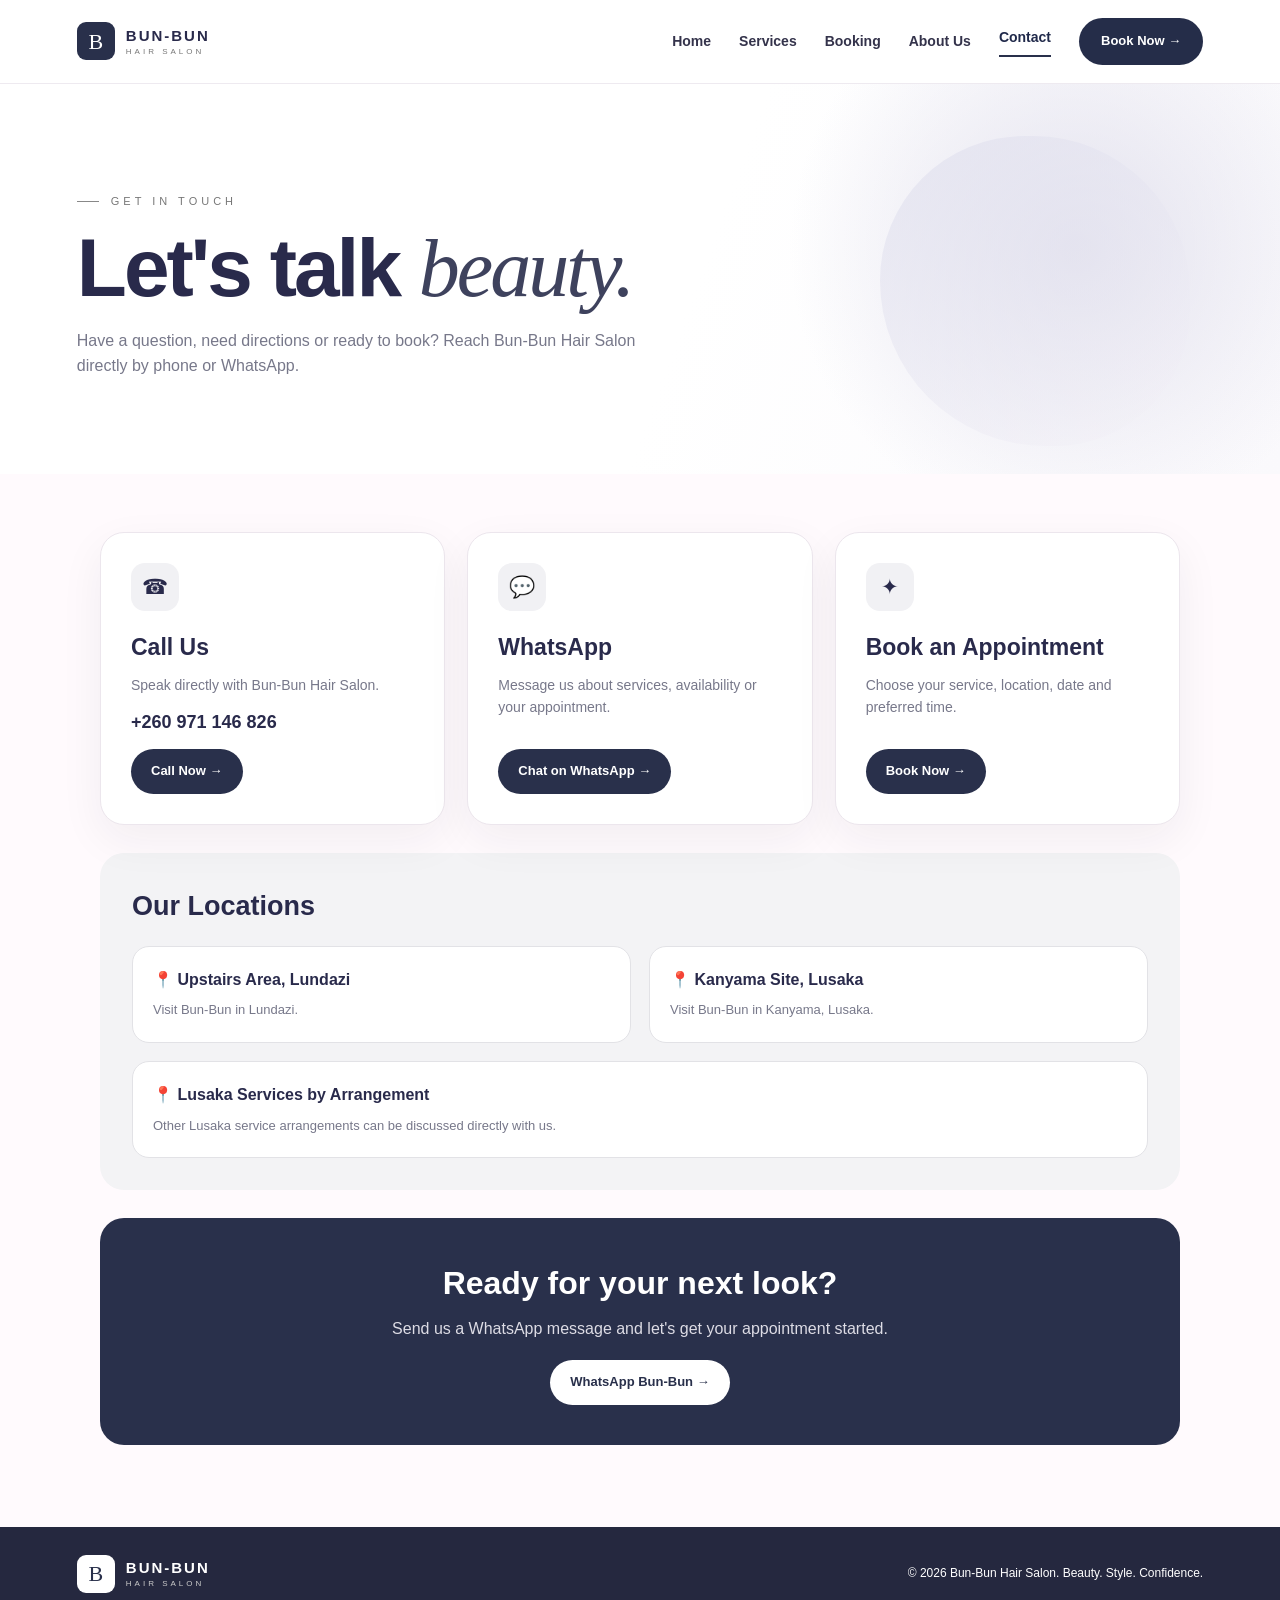
<file: contact.html>
<!DOCTYPE html><html lang="en"><head><meta charset="UTF-8"><meta name="viewport" content="width=device-width,initial-scale=1.0"><title>Contact | Bun-Bun Hair Salon</title><style>

:root{--ink:#292a4b;--muted:#77788a;--purple:#29304b;--purple2:#3e425d;--cream:#fffafd;--soft:#f4f4f6;--line:#e3e3e7;--white:#fff}
*{box-sizing:border-box;margin:0;padding:0}
html{scroll-behavior:smooth}
body{font-family:Arial,Helvetica,sans-serif;color:var(--ink);background:var(--cream);line-height:1.6}
a{text-decoration:none;color:inherit}
.site-header{display:flex;align-items:center;gap:28px;padding:18px 6%;background:#fff;border-bottom:1px solid #eeeaf0;position:sticky;top:0;z-index:50}
.brand{display:flex;align-items:center;gap:11px;margin-right:auto}
.brand-mark{width:38px;height:38px;border-radius:9px;background:#29304b;color:#fff;display:grid;place-items:center;font-family:Georgia,serif;font-size:22px}
.brand strong{display:block;font-size:15px;letter-spacing:2px}.brand small{display:block;font-size:8px;letter-spacing:3px;color:#777;margin-top:-2px}
.nav{display:flex;align-items:center;gap:28px}.nav a{font-size:14px;color:#34334b;font-weight:600}.nav a:hover,.nav a.active{color:#20294a}.nav a.active{border-bottom:2px solid #29304b;padding-bottom:7px}
.nav-cta{background:#252d49;color:#fff;padding:13px 22px;border-radius:25px;font-size:13px;font-weight:800}
.menu-btn{display:none;border:0;background:none;font-size:25px;color:#252d49}
.hero{min-height:390px;padding:86px 6% 72px;display:flex;flex-direction:column;justify-content:center;background:radial-gradient(circle at 84% 42%,rgba(222,221,235,.85),transparent 26%),linear-gradient(110deg,#fff 0%,#fff 54%,#faf9fc 100%);position:relative;overflow:hidden}
.hero:after{content:"";position:absolute;right:7%;top:52px;width:310px;height:310px;border-radius:48% 52% 45% 55%;background:linear-gradient(145deg,rgba(224,224,238,.72),rgba(246,243,248,.3));z-index:0}
.hero>*{position:relative;z-index:1}
.eyebrow{font-size:11px;letter-spacing:4px;color:#777;display:flex;align-items:center;gap:12px;text-transform:uppercase}.eyebrow:before{content:"";width:22px;height:1px;background:#888}
.hero h1{font-size:clamp(48px,7vw,82px);line-height:.98;letter-spacing:-3px;max-width:760px;margin:18px 0 18px}.hero h1 em{font-family:Georgia,serif;font-weight:400;color:#3e425d}
.hero p{max-width:600px;color:var(--muted);font-size:16px}
.section{padding:58px 6% 82px}.container{max-width:1080px;margin:auto}
.card{background:#fff;border:1px solid #ece6ed;border-radius:24px;box-shadow:0 15px 45px rgba(40,35,55,.06)}
.btn{display:inline-flex;align-items:center;justify-content:center;background:#29304b;color:#fff;border-radius:25px;padding:12px 20px;font-size:13px;font-weight:800}
footer{padding:28px 6%;background:#25283f;color:#fff;display:flex;justify-content:space-between;align-items:center;gap:20px;font-size:12px}
.footer-brand .brand-mark{background:#fff;color:#29304b}.footer-brand strong{color:#fff}.footer-brand small{color:#ccc}
@media(max-width:800px){.site-header{padding:14px 5%}.nav{display:none}.menu-btn{display:block}.nav-cta{padding:10px 15px}.hero{min-height:330px;padding:65px 5% 55px}.hero:after{right:-90px;opacity:.55}.section{padding:42px 5% 60px}}
@media(max-width:600px){.brand strong{font-size:13px}.brand small{font-size:7px}.nav-cta{display:none}.hero h1{font-size:50px}.hero p{font-size:15px}footer{flex-direction:column;text-align:center}}

.contact-grid{display:grid;grid-template-columns:repeat(3,1fr);gap:22px}
.contact-card{padding:30px;min-height:235px;display:flex;flex-direction:column;align-items:flex-start}
.icon{width:48px;height:48px;border-radius:14px;background:#f1f1f4;display:grid;place-items:center;font-size:21px;margin-bottom:18px}
.contact-card h2{font-size:23px;margin-bottom:8px}.contact-card p{color:var(--muted);font-size:14px;margin-bottom:12px}.phone{font-size:18px!important;font-weight:800;color:var(--ink)!important}
.contact-card .btn{margin-top:auto}
.locations{margin-top:28px;padding:32px;border-radius:24px;background:#f3f3f5}
.locations h2{font-size:27px;margin-bottom:18px}.location-grid{display:grid;grid-template-columns:1fr 1fr;gap:18px}
.location{background:#fff;border-radius:17px;padding:20px;border:1px solid #e2e2e6}.location strong{display:block;margin-bottom:4px}.location span{font-size:13px;color:var(--muted)}
.contact-cta{margin-top:28px;padding:40px;border-radius:24px;background:#29304b;color:#fff;text-align:center}.contact-cta h2{font-size:32px;margin-bottom:7px}.contact-cta p{color:#dddce5;margin-bottom:18px}.contact-cta .btn{background:#fff;color:#29304b}
@media(max-width:800px){.contact-grid{grid-template-columns:1fr}.location-grid{grid-template-columns:1fr}.contact-card{min-height:0}}
</style></head><body>
<header class="site-header"><a class="brand" href="index.html"><span class="brand-mark">B</span><span><strong>BUN-BUN</strong><small>HAIR SALON</small></span></a><nav class="nav" id="nav"><a href="index.html">Home</a><a href="services.html">Services</a><a href="booking.html">Booking</a><a href="about.html">About Us</a><a class="active" href="contact.html">Contact</a></nav><a class="nav-cta" href="booking.html">Book Now →</a><button class="menu-btn" id="menuBtn">☰</button></header>
<section class="hero"><div class="eyebrow">GET IN TOUCH</div><h1>Let's talk <em>beauty.</em></h1><p>Have a question, need directions or ready to book? Reach Bun-Bun Hair Salon directly by phone or WhatsApp.</p></section>
<section class="section"><div class="container">
<div class="contact-grid">
<div class="card contact-card"><div class="icon">☎</div><h2>Call Us</h2><p>Speak directly with Bun-Bun Hair Salon.</p><p class="phone">+260 971 146 826</p><a class="btn" href="tel:+260971146826">Call Now →</a></div>
<div class="card contact-card"><div class="icon">💬</div><h2>WhatsApp</h2><p>Message us about services, availability or your appointment.</p><a class="btn" href="https://wa.me/260971146826?text=Hello%20Bun-Bun%20Hair%20Salon%2C%20I%20would%20like%20to%20make%20an%20enquiry.">Chat on WhatsApp →</a></div>
<div class="card contact-card"><div class="icon">✦</div><h2>Book an Appointment</h2><p>Choose your service, location, date and preferred time.</p><a class="btn" href="booking.html">Book Now →</a></div>
</div>
<div class="locations"><h2>Our Locations</h2><div class="location-grid"><div class="location"><strong>📍 Upstairs Area, Lundazi</strong><span>Visit Bun-Bun in Lundazi.</span></div><div class="location"><strong>📍 Kanyama Site, Lusaka</strong><span>Visit Bun-Bun in Kanyama, Lusaka.</span></div></div><div class="location" style="margin-top:18px"><strong>📍 Lusaka Services by Arrangement</strong><span>Other Lusaka service arrangements can be discussed directly with us.</span></div></div>
<div class="contact-cta"><h2>Ready for your next look?</h2><p>Send us a WhatsApp message and let's get your appointment started.</p><a class="btn" href="https://wa.me/260971146826?text=Hello%20Bun-Bun%20Hair%20Salon%2C%20I%20would%20like%20to%20book%20an%20appointment.">WhatsApp Bun-Bun →</a></div>
</div></section>
<footer><div class="brand footer-brand"><span class="brand-mark">B</span><span><strong>BUN-BUN</strong><small>HAIR SALON</small></span></div><span>© 2026 Bun-Bun Hair Salon. Beauty. Style. Confidence.</span></footer>
<script>
const nav=document.getElementById("nav"),mb=document.getElementById("menuBtn");mb.onclick=()=>{nav.style.display=nav.style.display==="flex"?"":"flex";nav.style.flexDirection="column";nav.style.position="absolute";nav.style.top="70px";nav.style.right="5%";nav.style.background="#fff";nav.style.padding="18px";nav.style.borderRadius="15px";nav.style.boxShadow="0 10px 30px rgba(0,0,0,.1)"};
</script></body></html>
</file>
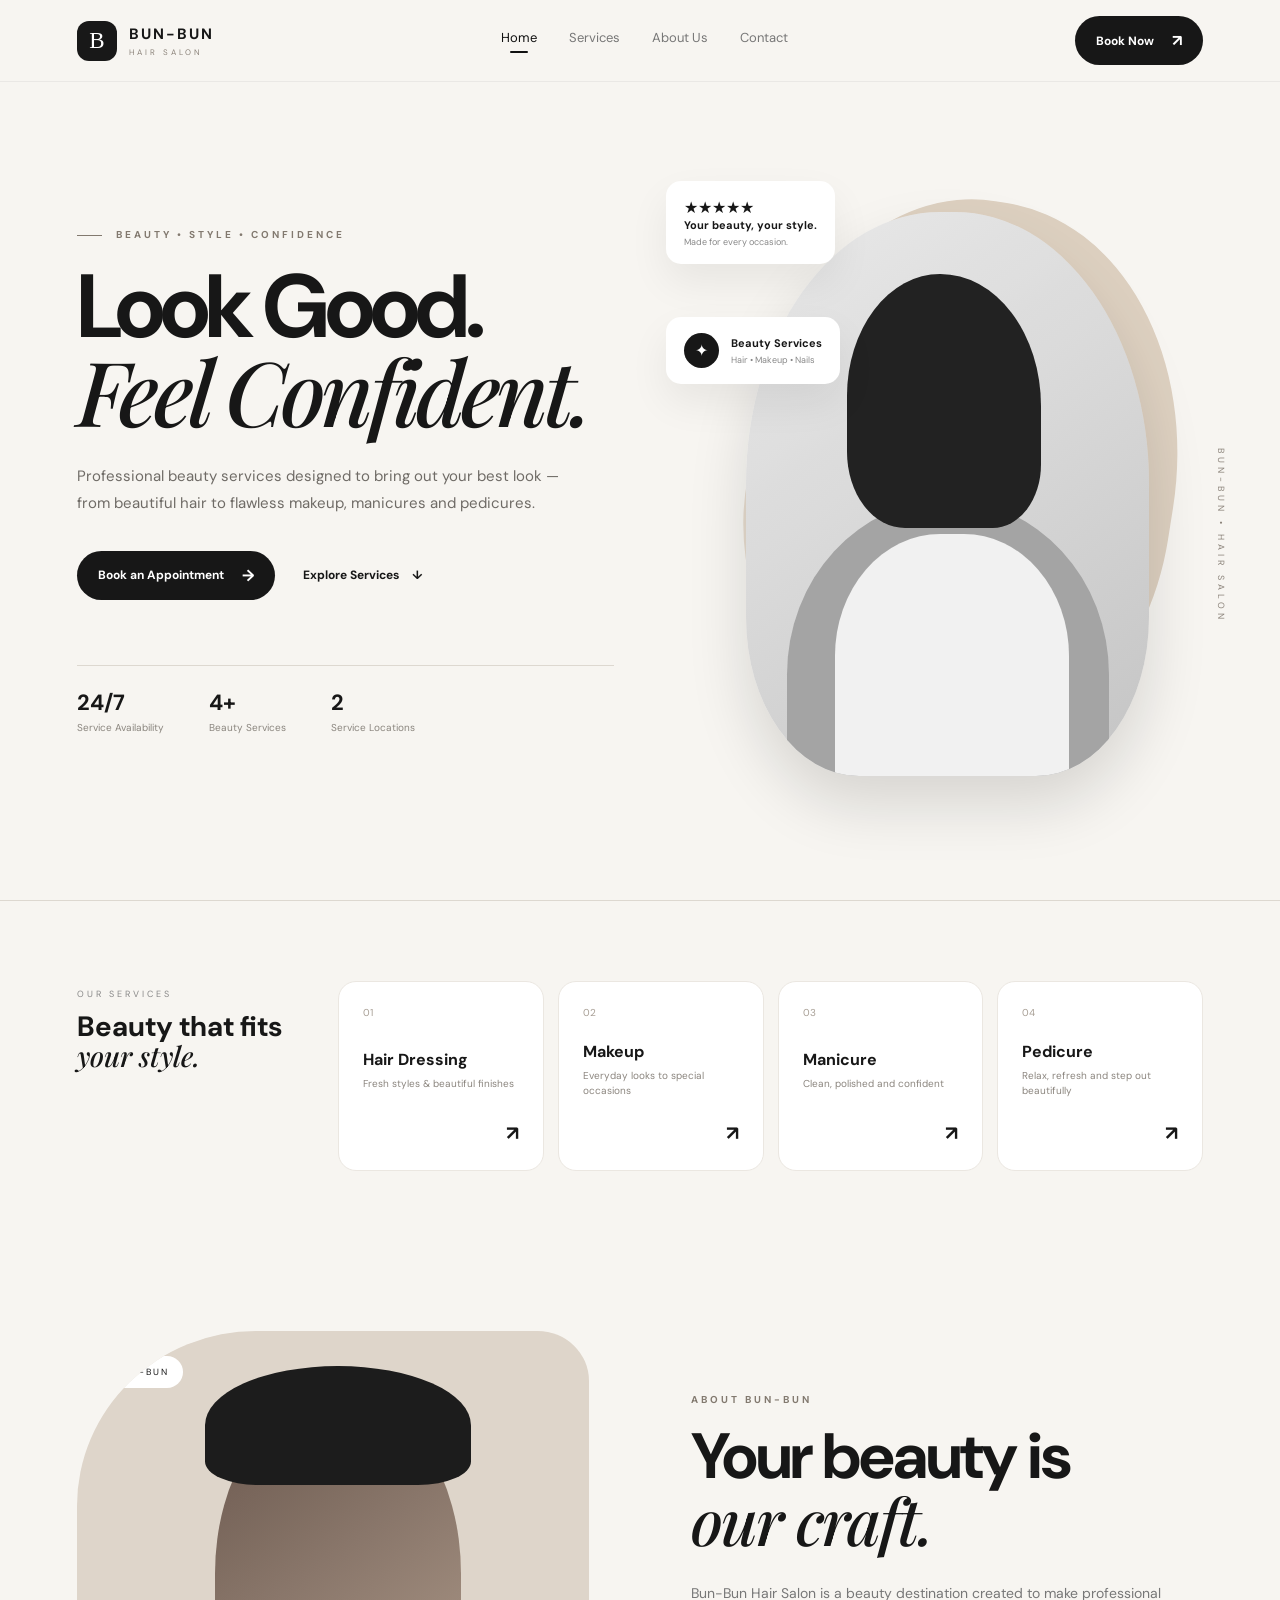
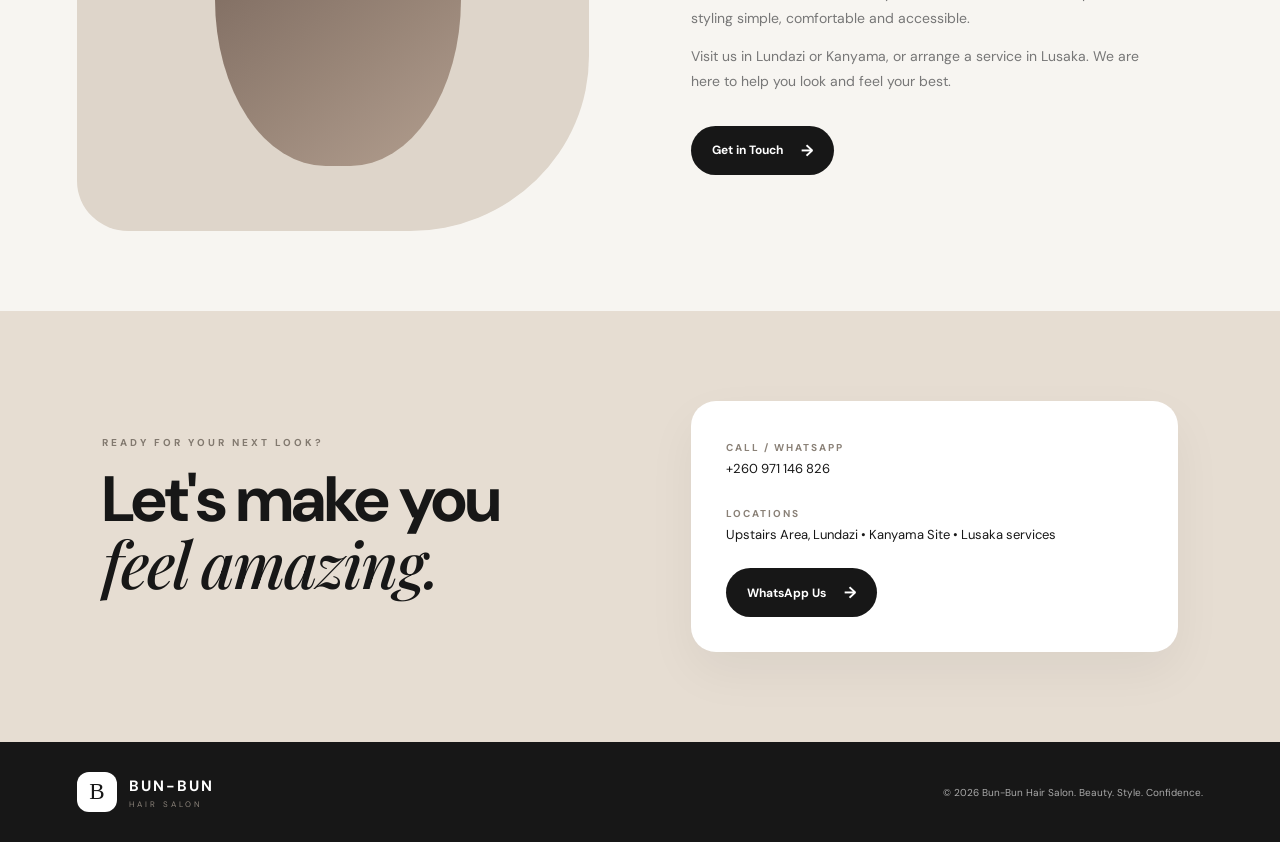
<file: index (1).html>
<!DOCTYPE html>
<html lang="en">
<head>
  <meta charset="UTF-8">
  <meta name="viewport" content="width=device-width, initial-scale=1.0">
  <meta name="description" content="Bun-Bun Hair Salon — hair dressing, makeup, manicure and pedicure in Lundazi and Lusaka.">
  <title>Bun-Bun Hair Salon | Beauty. Style. Confidence.</title>
  <link rel="stylesheet" href="styles.css">
</head>
<body>
  <header class="site-header">
    <a class="brand" href="index.html">
      <span class="brand-mark">B</span>
      <span>
        <strong>BUN-BUN</strong>
        <small>HAIR SALON</small>
      </span>
    </a>

    <nav class="nav" id="nav">
      <a class="active" href="#home">Home</a>
      <a href="#services">Services</a>
      <a href="#about">About Us</a>
      <a href="#contact">Contact</a>
    </nav>

    <a class="nav-cta" href="booking.html">Book Now <span>↗</span></a>
    <button class="menu-btn" id="menuBtn" aria-label="Open menu">☰</button>
  </header>

  <main id="home">
    <section class="hero">
      <div class="hero-copy">
        <div class="eyebrow"><span></span> BEAUTY • STYLE • CONFIDENCE</div>
        <h1>Look Good.<br><em>Feel Confident.</em></h1>
        <p>Professional beauty services designed to bring out your best look — from beautiful hair to flawless makeup, manicures and pedicures.</p>
        <div class="hero-actions">
          <a class="primary-btn" href="booking.html">Book an Appointment <span>→</span></a>
          <a class="text-btn" href="#services">Explore Services <span>↓</span></a>
        </div>

        <div class="stats">
          <div><strong>24/7</strong><small>Service Availability</small></div>
          <div><strong>4+</strong><small>Beauty Services</small></div>
          <div><strong>2</strong><small>Service Locations</small></div>
        </div>
      </div>

      <div class="hero-visual">
        <div class="shape shape-one"></div>
        <div class="shape shape-two"></div>
        <div class="portrait">
          <div class="portrait-head"></div>
          <div class="portrait-hair"></div>
          <div class="portrait-body"></div>
          <div class="portrait-shirt"></div>
        </div>

        <div class="floating-card services-card">
          <span class="card-icon">✦</span>
          <div><strong>Beauty Services</strong><small>Hair • Makeup • Nails</small></div>
        </div>

        <div class="floating-card review-card">
          <div class="stars">★★★★★</div>
          <strong>Your beauty, your style.</strong>
          <small>Made for every occasion.</small>
        </div>

        <div class="vertical-note">BUN-BUN • HAIR SALON</div>
      </div>
    </section>

    <section class="service-strip" id="services">
      <div class="section-intro">
        <span>OUR SERVICES</span>
        <h2>Beauty that fits<br><em>your style.</em></h2>
      </div>
      <article class="service-card">
        <span>01</span><div><h3>Hair Dressing</h3><p>Fresh styles & beautiful finishes</p></div><b>↗</b>
      </article>
      <article class="service-card">
        <span>02</span><div><h3>Makeup</h3><p>Everyday looks to special occasions</p></div><b>↗</b>
      </article>
      <article class="service-card">
        <span>03</span><div><h3>Manicure</h3><p>Clean, polished and confident</p></div><b>↗</b>
      </article>
      <article class="service-card">
        <span>04</span><div><h3>Pedicure</h3><p>Relax, refresh and step out beautifully</p></div><b>↗</b>
      </article>
    </section>

    <section class="about" id="about">
      <div class="about-image">
        <div class="mini-label">BUN-BUN</div>
        <div class="abstract-face"></div>
      </div>
      <div class="about-copy">
        <span class="section-label">ABOUT BUN-BUN</span>
        <h2>Your beauty is<br><em>our craft.</em></h2>
        <p>Bun-Bun Hair Salon is a beauty destination created to make professional styling simple, comfortable and accessible.</p>
        <p>Visit us in Lundazi or Kanyama, or arrange a service in Lusaka. We are here to help you look and feel your best.</p>
        <a class="primary-btn dark" href="#contact">Get in Touch <span>→</span></a>
      </div>
    </section>

    <section class="contact" id="contact">
      <div>
        <span class="section-label">READY FOR YOUR NEXT LOOK?</span>
        <h2>Let's make you<br><em>feel amazing.</em></h2>
      </div>
      <div class="contact-panel">
        <p><strong>Call / WhatsApp</strong><br>+260 971 146 826</p>
        <p><strong>Locations</strong><br>Upstairs Area, Lundazi • Kanyama Site • Lusaka services</p>
        <a class="primary-btn" href="https://wa.me/260971146826?text=Hello%20Bun-Bun%20Hair%20Salon%2C%20I%20would%20like%20to%20book%20an%20appointment.">WhatsApp Us <span>→</span></a>
      </div>
    </section>
  </main>

  <footer>
    <div class="brand footer-brand"><span class="brand-mark">B</span><span><strong>BUN-BUN</strong><small>HAIR SALON</small></span></div>
    <p>© 2026 Bun-Bun Hair Salon. Beauty. Style. Confidence.</p>
  </footer>

  <script src="script.js"></script>
</body>
</html>
</file>
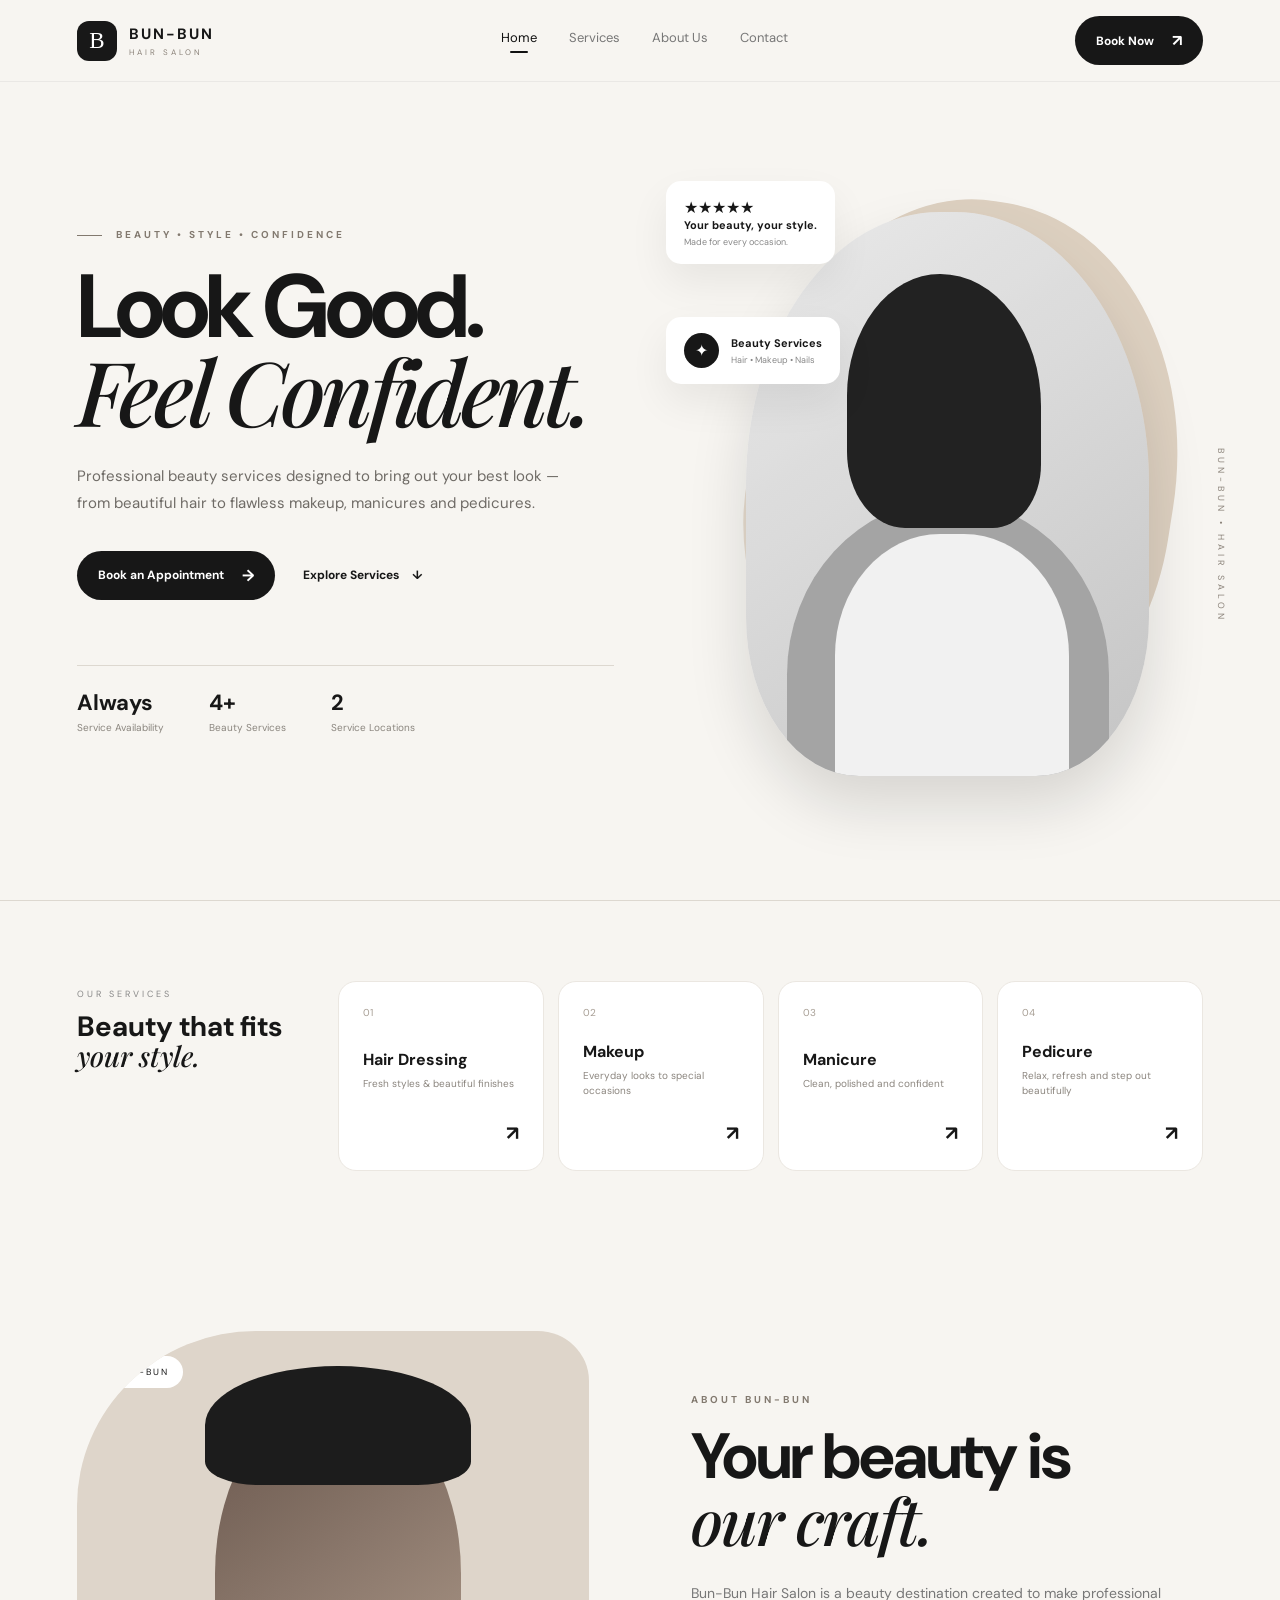
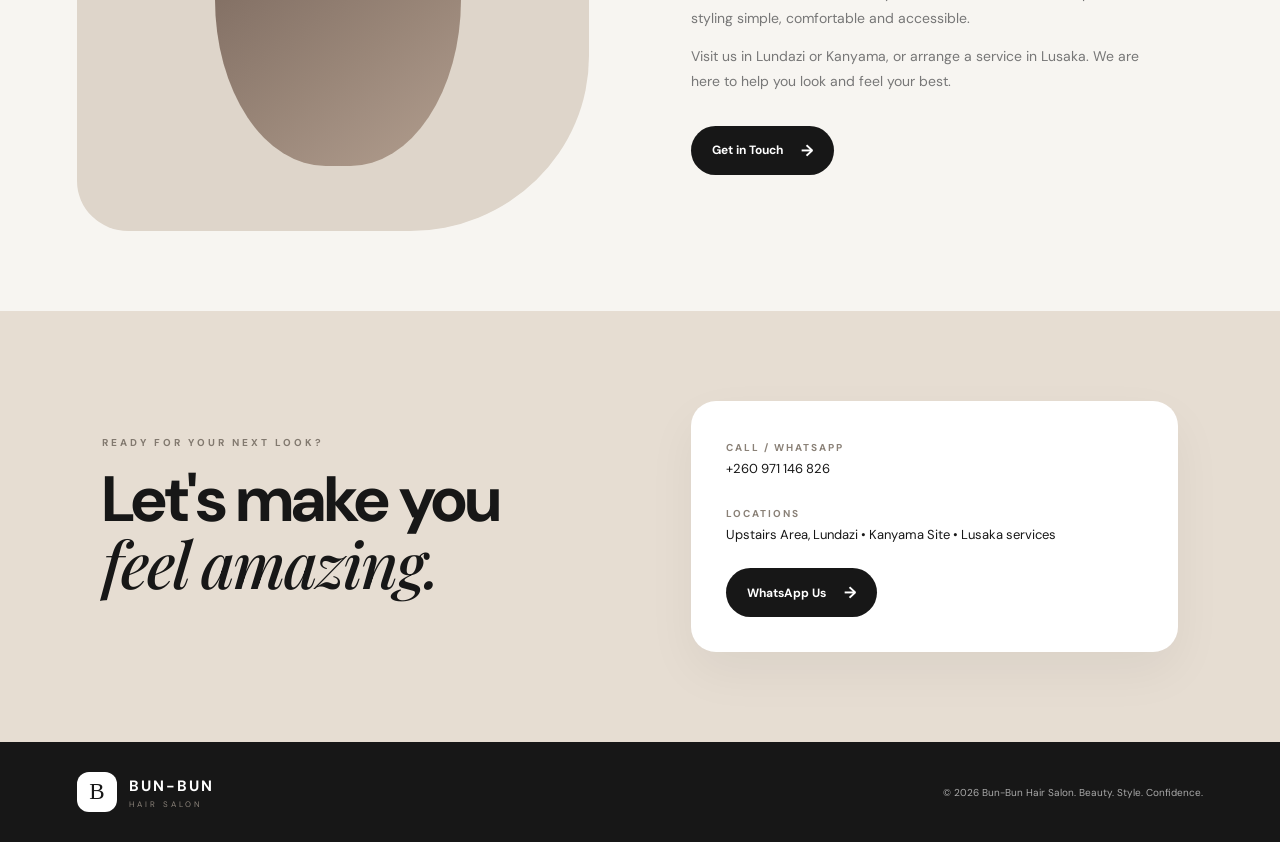
<file: index_updated.html>
<!DOCTYPE html>
<html lang="en">
<head>
  <meta charset="UTF-8">
  <meta name="viewport" content="width=device-width, initial-scale=1.0">
  <meta name="description" content="Bun-Bun Hair Salon — hair dressing, makeup, manicure and pedicure in Lundazi and Lusaka.">
  <title>Bun-Bun Hair Salon | Beauty. Style. Confidence.</title>
  <link rel="stylesheet" href="styles.css">
</head>
<body>
  <header class="site-header">
    <a class="brand" href="index.html">
      <span class="brand-mark">B</span>
      <span>
        <strong>BUN-BUN</strong>
        <small>HAIR SALON</small>
      </span>
    </a>

    <nav class="nav" id="nav">
      <a class="active" href="#home">Home</a>
      <a href="#services">Services</a>
      <a href="#about">About Us</a>
      <a href="#contact">Contact</a>
    </nav>

    <a class="nav-cta" href="booking.html">Book Now <span>↗</span></a>
    <button class="menu-btn" id="menuBtn" aria-label="Open menu">☰</button>
  </header>

  <main id="home">
    <section class="hero">
      <div class="hero-copy">
        <div class="eyebrow"><span></span> BEAUTY • STYLE • CONFIDENCE</div>
        <h1>Look Good.<br><em>Feel Confident.</em></h1>
        <p>Professional beauty services designed to bring out your best look — from beautiful hair to flawless makeup, manicures and pedicures.</p>
        <div class="hero-actions">
          <a class="primary-btn" href="booking.html">Book an Appointment <span>→</span></a>
          <a class="text-btn" href="#services">Explore Services <span>↓</span></a>
        </div>

        <div class="stats">
          <div><strong>Always</strong><small>Service Availability</small></div>
          <div><strong>4+</strong><small>Beauty Services</small></div>
          <div><strong>2</strong><small>Service Locations</small></div>
        </div>
      </div>

      <div class="hero-visual">
        <div class="shape shape-one"></div>
        <div class="shape shape-two"></div>
        <div class="portrait">
          <div class="portrait-head"></div>
          <div class="portrait-hair"></div>
          <div class="portrait-body"></div>
          <div class="portrait-shirt"></div>
        </div>

        <div class="floating-card services-card">
          <span class="card-icon">✦</span>
          <div><strong>Beauty Services</strong><small>Hair • Makeup • Nails</small></div>
        </div>

        <div class="floating-card review-card">
          <div class="stars">★★★★★</div>
          <strong>Your beauty, your style.</strong>
          <small>Made for every occasion.</small>
        </div>

        <div class="vertical-note">BUN-BUN • HAIR SALON</div>
      </div>
    </section>

    <section class="service-strip" id="services">
      <div class="section-intro">
        <span>OUR SERVICES</span>
        <h2>Beauty that fits<br><em>your style.</em></h2>
      </div>
      <article class="service-card">
        <span>01</span><div><h3>Hair Dressing</h3><p>Fresh styles & beautiful finishes</p></div><b>↗</b>
      </article>
      <article class="service-card">
        <span>02</span><div><h3>Makeup</h3><p>Everyday looks to special occasions</p></div><b>↗</b>
      </article>
      <article class="service-card">
        <span>03</span><div><h3>Manicure</h3><p>Clean, polished and confident</p></div><b>↗</b>
      </article>
      <article class="service-card">
        <span>04</span><div><h3>Pedicure</h3><p>Relax, refresh and step out beautifully</p></div><b>↗</b>
      </article>
    </section>

    <section class="about" id="about">
      <div class="about-image">
        <div class="mini-label">BUN-BUN</div>
        <div class="abstract-face"></div>
      </div>
      <div class="about-copy">
        <span class="section-label">ABOUT BUN-BUN</span>
        <h2>Your beauty is<br><em>our craft.</em></h2>
        <p>Bun-Bun Hair Salon is a beauty destination created to make professional styling simple, comfortable and accessible.</p>
        <p>Visit us in Lundazi or Kanyama, or arrange a service in Lusaka. We are here to help you look and feel your best.</p>
        <a class="primary-btn dark" href="#contact">Get in Touch <span>→</span></a>
      </div>
    </section>

    <section class="contact" id="contact">
      <div>
        <span class="section-label">READY FOR YOUR NEXT LOOK?</span>
        <h2>Let's make you<br><em>feel amazing.</em></h2>
      </div>
      <div class="contact-panel">
        <p><strong>Call / WhatsApp</strong><br>+260 971 146 826</p>
        <p><strong>Locations</strong><br>Upstairs Area, Lundazi • Kanyama Site • Lusaka services</p>
        <a class="primary-btn" href="https://wa.me/260971146826?text=Hello%20Bun-Bun%20Hair%20Salon%2C%20I%20would%20like%20to%20book%20an%20appointment.">WhatsApp Us <span>→</span></a>
      </div>
    </section>
  </main>

  <footer>
    <div class="brand footer-brand"><span class="brand-mark">B</span><span><strong>BUN-BUN</strong><small>HAIR SALON</small></span></div>
    <p>© 2026 Bun-Bun Hair Salon. Beauty. Style. Confidence.</p>
  </footer>

  <script src="script.js"></script>
</body>
</html>
</file>
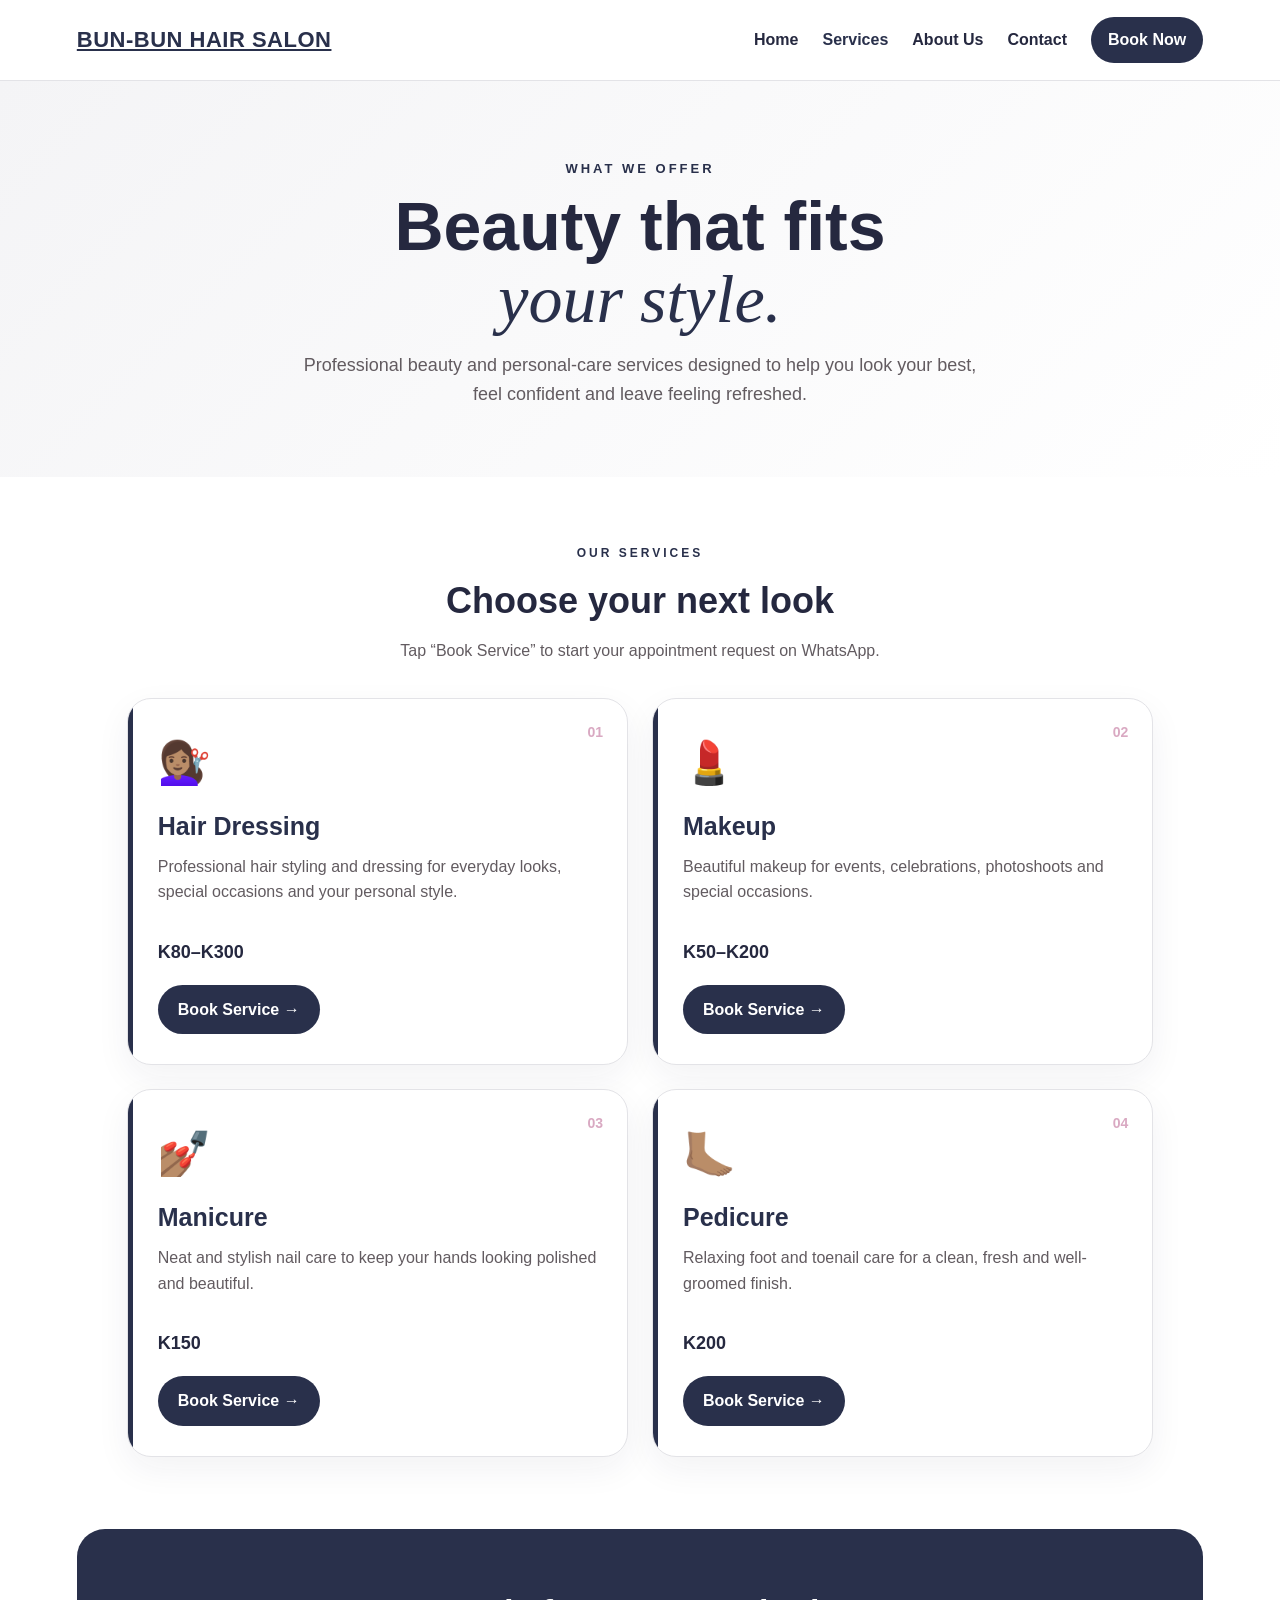
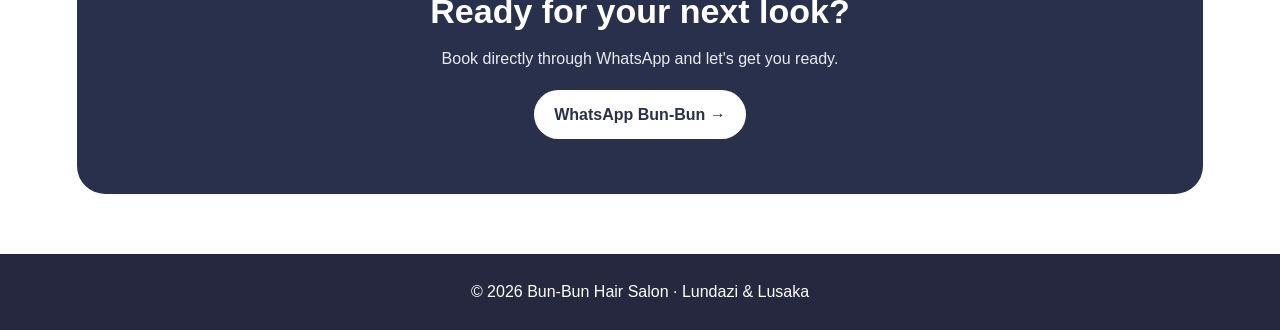
<file: services.html>
<!DOCTYPE html>
<html lang="en">
<head>
<meta charset="UTF-8">
<meta name="viewport" content="width=device-width, initial-scale=1.0">
<meta name="description" content="Bun-Bun Hair Salon services — hair dressing, makeup, manicure and pedicure in Lundazi and Lusaka.">
<title>Services | Bun-Bun Hair Salon</title>
<style>
:root{--ink:#25283f;--navy:#29304b;--accent:#29304b;--soft:#f4f4f6;--line:#e3e3e7;--muted:#625b60}
*{box-sizing:border-box;margin:0;padding:0}
body{font-family:Arial,Helvetica,sans-serif;color:var(--ink);background:#fff;line-height:1.6}
header{position:sticky;top:0;z-index:10;background:rgba(255,255,255,.96);backdrop-filter:blur(10px);padding:17px 6%;display:flex;align-items:center;justify-content:space-between;border-bottom:1px solid var(--line)}
.logo{color:var(--navy);font-size:22px;font-weight:900;letter-spacing:.5px}
nav{display:flex;gap:24px;align-items:center}
nav a{color:var(--ink);text-decoration:none;font-weight:700}
nav a:hover,nav a.active{color:var(--navy)}
.book-top{background:var(--accent);color:#fff!important;padding:10px 17px;border-radius:25px}
.hero{padding:78px 6% 68px;text-align:center;background:linear-gradient(135deg,#f4f4f6,#ffffff)}
.eyebrow{text-transform:uppercase;letter-spacing:3px;color:var(--accent);font-weight:800;font-size:13px}
h1{font-size:clamp(42px,8vw,68px);line-height:1.05;margin:12px 0 16px}
.hero h1 em{color:var(--navy);font-family:Georgia,serif;font-weight:500}
.hero p{max-width:680px;margin:auto;color:var(--muted);font-size:18px}
.services{padding:62px 6%;max-width:1180px;margin:auto}
.section-head{text-align:center;margin-bottom:34px}
.section-head span{font-size:12px;letter-spacing:3px;color:var(--accent);font-weight:800}
.section-head h2{font-size:36px;margin:8px 0}
.section-head p{color:var(--muted)}
.grid{display:grid;grid-template-columns:repeat(2,minmax(0,1fr));gap:24px}
.card{position:relative;background:#fff;padding:30px;border:1px solid var(--line);border-radius:24px;box-shadow:0 12px 35px rgba(40,40,60,.06);overflow:hidden}
.card:before{content:"";position:absolute;left:0;top:0;width:5px;height:100%;background:var(--accent)}
.icon{font-size:42px}
.number{position:absolute;right:24px;top:22px;color:#d9a9c2;font-size:14px;font-weight:800}
.card h2{margin:10px 0 8px;color:var(--navy);font-size:25px}
.card p{color:var(--muted);min-height:72px}
.price{display:inline-block;margin-top:12px;font-size:18px;color:var(--ink);font-weight:900}
.btn{display:inline-block;margin-top:18px;padding:12px 20px;border-radius:30px;background:var(--accent);color:#fff;text-decoration:none;font-weight:800}
.btn:hover{transform:translateY(-1px)}
.cta{margin:10px 6% 60px;padding:55px 25px;text-align:center;border-radius:28px;background:var(--navy);color:#fff}
.cta h2{font-size:34px;margin-bottom:8px}
.cta p{opacity:.9}
.cta .btn{background:#fff;color:var(--navy)}
footer{text-align:center;padding:25px;background:#25283f;color:#fff}
@media(max-width:700px){
 header{padding:14px 5%}.logo{font-size:18px}nav{gap:10px}nav a:not(.book-top){display:none}.book-top{padding:9px 13px}
 .hero{padding:58px 6%}.hero p{font-size:16px}.services{padding:48px 5%}.grid{grid-template-columns:1fr}.card p{min-height:auto}.cta{margin:0 5% 45px}
}
</style>
</head>
<body>
<header>
  <a class="logo" href="index.html">BUN-BUN HAIR SALON</a>
  <nav>
    <a href="index.html">Home</a>
    <a class="active" href="services.html">Services</a>
    <a href="about.html">About Us</a>
    <a href="contact.html">Contact</a>
    <a class="book-top" href="booking.html">Book Now</a>
  </nav>
</header>

<section class="hero">
  <div class="eyebrow">What We Offer</div>
  <h1>Beauty that fits<br><em>your style.</em></h1>
  <p>Professional beauty and personal-care services designed to help you look your best, feel confident and leave feeling refreshed.</p>
</section>

<section class="services">
  <div class="section-head">
    <span>OUR SERVICES</span>
    <h2>Choose your next look</h2>
    <p>Tap “Book Service” to start your appointment request on WhatsApp.</p>
  </div>

  <div class="grid">
    <article class="card">
      <span class="number">01</span><div class="icon">💇🏽‍♀️</div>
      <h2>Hair Dressing</h2>
      <p>Professional hair styling and dressing for everyday looks, special occasions and your personal style.</p>
      <strong class="price">K80–K300</strong><br>
      <a class="btn" href="https://wa.me/260971146826?text=Hello%20Bun-Bun%20Hair%20Salon%2C%20I%20would%20like%20to%20book%20Hair%20Dressing.">Book Service →</a>
    </article>

    <article class="card">
      <span class="number">02</span><div class="icon">💄</div>
      <h2>Makeup</h2>
      <p>Beautiful makeup for events, celebrations, photoshoots and special occasions.</p>
      <strong class="price">K50–K200</strong><br>
      <a class="btn" href="https://wa.me/260971146826?text=Hello%20Bun-Bun%20Hair%20Salon%2C%20I%20would%20like%20to%20book%20Makeup.">Book Service →</a>
    </article>

    <article class="card">
      <span class="number">03</span><div class="icon">💅🏽</div>
      <h2>Manicure</h2>
      <p>Neat and stylish nail care to keep your hands looking polished and beautiful.</p>
      <strong class="price">K150</strong><br>
      <a class="btn" href="https://wa.me/260971146826?text=Hello%20Bun-Bun%20Hair%20Salon%2C%20I%20would%20like%20to%20book%20a%20Manicure.">Book Service →</a>
    </article>

    <article class="card">
      <span class="number">04</span><div class="icon">🦶🏽</div>
      <h2>Pedicure</h2>
      <p>Relaxing foot and toenail care for a clean, fresh and well-groomed finish.</p>
      <strong class="price">K200</strong><br>
      <a class="btn" href="https://wa.me/260971146826?text=Hello%20Bun-Bun%20Hair%20Salon%2C%20I%20would%20like%20to%20book%20a%20Pedicure.">Book Service →</a>
    </article>
  </div>
</section>

<section class="cta">
  <h2>Ready for your next look?</h2>
  <p>Book directly through WhatsApp and let's get you ready.</p>
  <a class="btn" href="https://wa.me/260971146826?text=Hello%20Bun-Bun%20Hair%20Salon%2C%20I%20would%20like%20to%20book%20an%20appointment.">WhatsApp Bun-Bun →</a>
</section>

<footer>© 2026 Bun-Bun Hair Salon · Lundazi & Lusaka</footer>
</body>
</html>
</file>
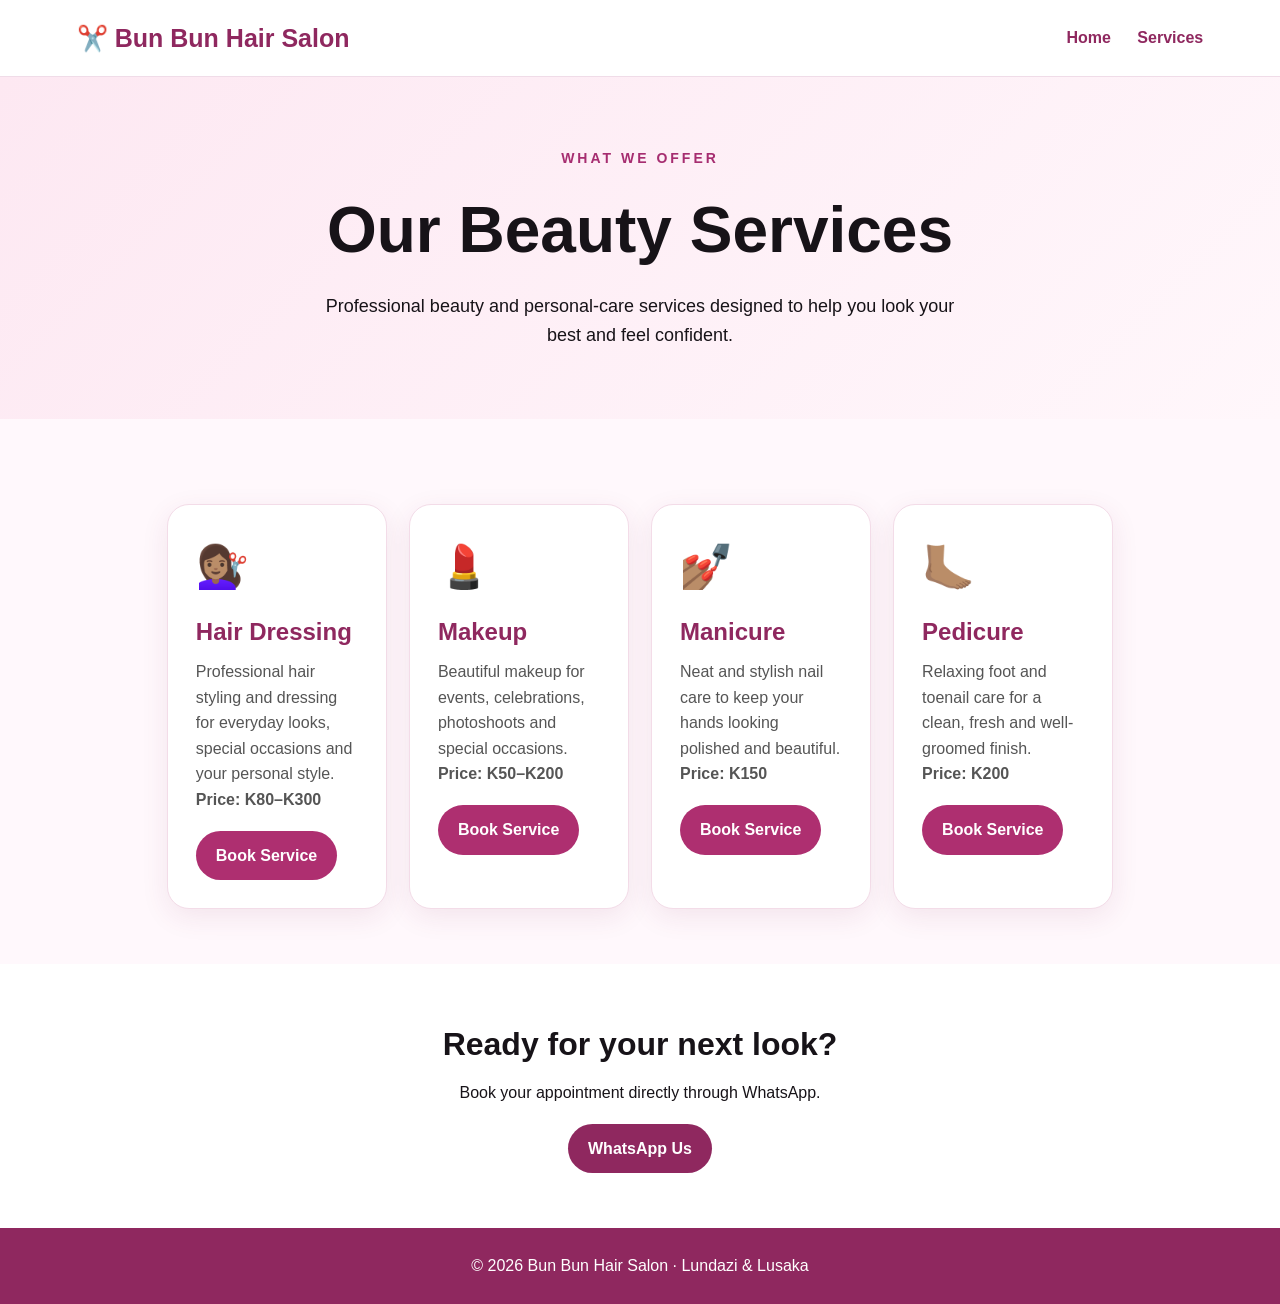
<file: services_updated.html>
<!DOCTYPE html>
<html lang="en">
<head>
<meta charset="UTF-8">
<meta name="viewport" content="width=device-width, initial-scale=1.0">
<title>Services | Bun Bun Hair Salon</title>
<style>
*{box-sizing:border-box;margin:0;padding:0}
body{font-family:Arial,Helvetica,sans-serif;color:#171318;background:#fff8fc;line-height:1.6}
header{background:#fff;padding:18px 6%;display:flex;align-items:center;justify-content:space-between;border-bottom:1px solid #f0dce8}
.logo{font-size:25px;font-weight:800;color:#8f285f}
nav a{color:#8f285f;text-decoration:none;font-weight:700;margin-left:22px}
.hero{padding:70px 6%;text-align:center;background:linear-gradient(135deg,#fde8f2,#fff7fb)}
.eyebrow{text-transform:uppercase;letter-spacing:3px;color:#a62d70;font-weight:800;font-size:14px}
h1{font-size:clamp(40px,8vw,64px);margin:10px 0;color:#171318}
.hero p{max-width:650px;margin:auto;font-size:18px}
.services{padding:55px 6%;max-width:1100px;margin:auto}
.grid{display:grid;grid-template-columns:repeat(auto-fit,minmax(220px,1fr));gap:22px;margin-top:30px}
.card{background:#fff;padding:28px;border-radius:22px;box-shadow:0 8px 28px rgba(120,35,80,.09);border:1px solid #f3dce8}
.icon{font-size:42px}
.card h2{margin:12px 0 8px;color:#8f285f}
.card p{color:#555}
.btn{display:inline-block;margin-top:18px;padding:12px 20px;border-radius:30px;background:#ae2f70;color:#fff;text-decoration:none;font-weight:700}
.cta{text-align:center;padding:55px 6%;background:#fff}
.cta h2{font-size:32px;margin-bottom:10px}
.whatsapp{background:#8f285f}
footer{text-align:center;padding:25px;background:#8f285f;color:#fff}
@media(max-width:700px){header{padding:16px 5%}nav a{margin-left:10px;font-size:14px}.hero{padding:55px 6%}.services{padding:45px 5%}}
</style>
</head>
<body>
<header>
  <div class="logo">✂️ Bun Bun Hair Salon</div>
  <nav>
    <a href="index.html">Home</a>
    <a href="services.html">Services</a>
  </nav>
</header>

<section class="hero">
  <div class="eyebrow">What We Offer</div>
  <h1>Our Beauty Services</h1>
  <p>Professional beauty and personal-care services designed to help you look your best and feel confident.</p>
</section>

<section class="services">
  <div class="grid">
    <div class="card">
      <div class="icon">💇🏽‍♀️</div>
      <h2>Hair Dressing</h2>
      <p>Professional hair styling and dressing for everyday looks, special occasions and your personal style.<br><strong>Price: K80–K300</strong></p>
      <a class="btn" href="https://wa.me/260971146826?text=Hello%20Bun%20Bun%20Hair%20Salon,%20I%20would%20like%20to%20book%20Hair%20Dressing.">Book Service</a>
    </div>

    <div class="card">
      <div class="icon">💄</div>
      <h2>Makeup</h2>
      <p>Beautiful makeup for events, celebrations, photoshoots and special occasions.<br><strong>Price: K50–K200</strong></p>
      <a class="btn" href="https://wa.me/260971146826?text=Hello%20Bun%20Bun%20Hair%20Salon,%20I%20would%20like%20to%20book%20Makeup.">Book Service</a>
    </div>

    <div class="card">
      <div class="icon">💅🏽</div>
      <h2>Manicure</h2>
      <p>Neat and stylish nail care to keep your hands looking polished and beautiful.<br><strong>Price: K150</strong></p>
      <a class="btn" href="https://wa.me/260971146826?text=Hello%20Bun%20Bun%20Hair%20Salon,%20I%20would%20like%20to%20book%20a%20Manicure.">Book Service</a>
    </div>

    <div class="card">
      <div class="icon">🦶🏽</div>
      <h2>Pedicure</h2>
      <p>Relaxing foot and toenail care for a clean, fresh and well-groomed finish.<br><strong>Price: K200</strong></p>
      <a class="btn" href="https://wa.me/260971146826?text=Hello%20Bun%20Bun%20Hair%20Salon,%20I%20would%20like%20to%20book%20a%20Pedicure.">Book Service</a>
    </div>
  </div>
</section>

<section class="cta">
  <h2>Ready for your next look?</h2>
  <p>Book your appointment directly through WhatsApp.</p>
  <a class="btn whatsapp" href="https://wa.me/260971146826?text=Hello%20Bun%20Bun%20Hair%20Salon,%20I%20would%20like%20to%20book%20an%20appointment.">WhatsApp Us</a>
</section>

<footer>
  © 2026 Bun Bun Hair Salon · Lundazi & Lusaka
</footer>
</body>
</html>
</file>
<file: styles.css>
@import url('https://fonts.googleapis.com/css2?family=DM+Sans:wght@400;500;600;700&family=Playfair+Display:ital,wght@0,500;0,600;1,500;1,600&display=swap');
:root{--ink:#171717;--muted:#777;--paper:#f7f5f1;--white:#fff;--accent:#c9a77d;--soft:#e9dfd2;--line:#ddd8d0}
*{box-sizing:border-box;margin:0;padding:0}html{scroll-behavior:smooth}body{font-family:'DM Sans',sans-serif;background:var(--paper);color:var(--ink);overflow-x:hidden}a{text-decoration:none;color:inherit}.site-header{height:82px;background:rgba(247,245,241,.94);backdrop-filter:blur(12px);display:flex;align-items:center;justify-content:space-between;padding:0 6vw;position:sticky;top:0;z-index:20;border-bottom:1px solid #0000000d}.brand{display:flex;align-items:center;gap:12px}.brand-mark{width:40px;height:40px;border-radius:12px;background:#181818;color:#fff;display:grid;place-items:center;font-family:Georgia,serif;font-size:23px}.brand strong{display:block;font-size:15px;letter-spacing:2px}.brand small{display:block;color:#8b837a;font-size:8px;letter-spacing:3px;margin-top:3px}.nav{display:flex;gap:32px;color:#777;font-size:13px}.nav a{transition:.25s}.nav a:hover,.nav a.active{color:#111}.nav a.active:after{content:'';display:block;width:18px;height:2px;background:#111;margin:5px auto 0;border-radius:2px}.nav-cta,.primary-btn{background:#171717;color:#fff;border-radius:30px;padding:14px 21px;font-size:12px;font-weight:700;display:inline-flex;align-items:center;gap:18px;transition:.25s}.nav-cta:hover,.primary-btn:hover{transform:translateY(-2px);box-shadow:0 10px 25px #0001}.nav-cta span,.primary-btn span{font-size:16px}.menu-btn{display:none;border:0;background:none;font-size:24px}.eyebrow,.section-label{font-size:10px;letter-spacing:3px;font-weight:700;color:#82796f}.eyebrow span{display:inline-block;width:25px;height:1px;background:#82796f;vertical-align:middle;margin-right:9px}h1{font-size:clamp(55px,7vw,105px);line-height:.92;letter-spacing:-5px;margin:25px 0}h1 em,h2 em{font-family:'Playfair Display',serif;font-weight:500}.hero{min-height:calc(100vh - 82px);display:grid;grid-template-columns:1fr 1fr;align-items:center;gap:4vw;padding:6vw;position:relative;max-width:1500px;margin:auto}.hero-copy{position:relative;z-index:3;padding-bottom:20px}.hero-copy>p{max-width:500px;color:#6f6b66;font-size:15px;line-height:1.8}.hero-actions{display:flex;align-items:center;gap:28px;margin-top:34px}.text-btn{font-size:12px;font-weight:700}.text-btn span{margin-left:10px}.stats{display:flex;gap:45px;margin-top:65px;border-top:1px solid var(--line);padding-top:22px}.stats strong{display:block;font-size:22px}.stats small{display:block;color:#8a857e;font-size:10px;margin-top:4px}.hero-visual{height:620px;position:relative;max-width:580px;margin:auto;width:100%}.shape{position:absolute;border-radius:48% 52% 45% 55%}.shape-one{width:78%;height:88%;right:5%;top:3%;background:#ddd0c0;transform:rotate(9deg)}.shape-two{width:70%;height:72%;right:15%;bottom:5%;background:#bfa27f;opacity:.32;transform:rotate(-8deg)}.portrait{position:absolute;inset:5% 10% 4% 15%;overflow:hidden;border-radius:48% 48% 28% 28%;background:linear-gradient(145deg,#f1e9df,#d6c2aa);filter:grayscale(100%);box-shadow:0 30px 60px #0002}.portrait-head{position:absolute;width:39%;height:38%;background:#9c7a63;border-radius:48% 48% 45% 45%;top:18%;left:31%;z-index:3}.portrait-hair{position:absolute;width:48%;height:45%;background:#222;border-radius:48% 52% 25% 30%;top:11%;left:25%;z-index:4}.portrait-body{position:absolute;width:80%;height:62%;background:#b7a18d;border-radius:50% 50% 0 0;bottom:-13%;left:10%}.portrait-shirt{position:absolute;width:58%;height:48%;background:#f5f1ec;bottom:-5%;left:22%;border-radius:45% 45% 0 0;z-index:5}.floating-card{position:absolute;background:#fff;padding:16px 18px;border-radius:15px;box-shadow:0 18px 40px #0001;z-index:8}.services-card{left:0;top:22%;display:flex;gap:12px;align-items:center}.card-icon{width:35px;height:35px;border-radius:50%;background:#171717;color:#fff;display:grid;place-items:center}.floating-card strong{display:block;font-size:11px}.floating-card small{display:block;color:#888;font-size:9px;margin-top:4px}.booking-card{right:0;bottom:12%;max-width:190px}.vertical-note{position:absolute;right:-24px;top:43%;writing-mode:vertical-rl;letter-spacing:4px;font-size:9px;color:#8b837a}.service-strip{padding:80px 6vw;display:grid;grid-template-columns:1.2fr repeat(4,1fr);gap:14px;border-top:1px solid var(--line);max-width:1500px;margin:auto}.section-intro span{font-size:9px;letter-spacing:3px;color:#888}.section-intro h2{font-size:28px;line-height:1.05;margin-top:10px}.service-card{background:#fff;border:1px solid #ebe7e1;border-radius:18px;padding:24px;min-height:190px;display:flex;flex-direction:column;justify-content:space-between;transition:.25s}.service-card:hover{transform:translateY(-5px);box-shadow:0 20px 40px #0000000d}.service-card>span{font-size:10px;color:#a79e94}.service-card h3{font-size:16px;margin-bottom:6px}.service-card p{font-size:10px;color:#8b857e;line-height:1.5}.service-card b{font-size:20px;align-self:flex-end}.gallery{max-width:1280px;margin:80px auto;padding:0 6vw;display:grid;grid-template-columns:.8fr 1.2fr;gap:6vw;align-items:start}.section-heading h2{font-size:clamp(40px,5vw,68px);line-height:.98;letter-spacing:-2px;margin:18px 0}.section-heading p{color:#777;line-height:1.8;font-size:13px;max-width:360px}.gallery-grid{display:grid;grid-template-columns:1fr 1fr;gap:16px}.gallery-tile{background:#fff;border-radius:24px;padding:12px;border:1px solid #ebe7e1;transition:.25s}.gallery-tile:hover{transform:translateY(-5px);box-shadow:0 20px 40px #0000000d}.gallery-tile .visual-art{height:210px;border-radius:18px;position:relative;overflow:hidden;display:grid;place-items:center}.gallery-tile strong{display:block;font-size:13px;margin:14px 8px 3px}.gallery-tile small{display:block;color:#888;font-size:9px;margin:0 8px 8px}.hair .visual-art{background:linear-gradient(145deg,#e1d3c3,#a4866d)}.makeup .visual-art{background:linear-gradient(145deg,#e7c6c0,#b97b78)}.manicure .visual-art{background:linear-gradient(145deg,#e7ddd4,#c7a79a)}.pedicure .visual-art{background:linear-gradient(145deg,#d6d8d2,#9a9b8d)}.visual-art i{width:105px;height:145px;border-radius:50% 50% 45% 45%;background:#292522;display:block;box-shadow:30px 20px 0 -8px #b89b82;transform:rotate(-8deg)}.makeup .visual-art i{width:125px;height:80px;border-radius:50%;background:#7d4144;box-shadow:0 35px 0 -8px #e9d4c8}.manicure .visual-art i{width:150px;height:70px;border-radius:60% 60% 30% 30%;background:#f2e3dd;box-shadow:inset 0 -18px 0 #b87d7e}.pedicure .visual-art i{width:130px;height:75px;border-radius:55% 55% 45% 45%;background:#e6d6cb;box-shadow:0 25px 0 -8px #b48f7c}.visual-art span{position:absolute;top:18px;right:20px;color:#fff;font-size:20px;z-index:2}.about,.about-story{max-width:1280px;margin:80px auto;padding:0 6vw;display:grid;grid-template-columns:1fr 1fr;gap:8vw;align-items:center}.about-image{height:500px;background:#ded5ca;border-radius:35% 10% 35% 10%;position:relative;overflow:hidden}.about-image.large{height:540px}.mini-label{position:absolute;top:25px;left:25px;background:#fff;padding:10px 14px;border-radius:20px;font-size:9px;letter-spacing:2px;z-index:3}.abstract-face{position:absolute;width:48%;height:74%;left:27%;top:13%;background:linear-gradient(145deg,#6f5547,#b99d86);border-radius:48% 48% 45% 45%;filter:grayscale(30%)}.abstract-face:before{content:'';position:absolute;width:108%;height:32%;left:-4%;top:-8%;background:#1c1c1c;border-radius:50% 50% 20% 20%}.about-copy h2,.about-story h2,.contact h2{font-size:clamp(40px,5vw,68px);line-height:.98;letter-spacing:-2px;margin:18px 0 24px}.about-copy p,.about-story p{color:#777;line-height:1.8;font-size:14px;margin-bottom:13px;max-width:480px}.primary-btn.dark{margin-top:18px}.contact{background:#e6ddd2;padding:90px 8vw;display:grid;grid-template-columns:1fr 1fr;align-items:center;gap:8vw}.contact-panel{background:#fff;padding:35px;border-radius:25px;box-shadow:0 20px 50px #0000000d}.contact-panel p{font-size:13px;line-height:1.7;margin-bottom:22px}.contact-panel strong{font-size:10px;letter-spacing:2px;text-transform:uppercase;color:#8a8177}.page-hero{padding:100px 8vw 80px;max-width:1200px;margin:auto}.page-hero.compact{padding-bottom:65px}.page-hero h1{font-size:clamp(58px,8vw,100px);margin-bottom:25px}.page-hero p{max-width:600px;color:#777;line-height:1.8;font-size:15px}.service-list{max-width:1100px;margin:0 auto;padding:0 6vw 90px;display:grid;gap:16px}.big-service{background:#fff;border:1px solid #ebe7e1;border-radius:25px;padding:30px;display:grid;grid-template-columns:70px 80px 1fr auto;align-items:center;gap:25px;box-shadow:0 10px 30px #00000006}.service-number{font-size:11px;color:#a79e94}.service-symbol{font-size:42px;color:#b08c65}.big-service h2{font-size:25px;margin-bottom:8px}.big-service p{font-size:13px;color:#777;line-height:1.7;margin-bottom:8px;max-width:560px}.big-service strong{font-size:13px}.cta{text-align:center;padding:100px 20px;background:#e6ddd2}.cta h2{font-size:clamp(42px,5vw,68px);line-height:1;margin:18px 0 28px}.contact-grid{max-width:1100px;margin:0 auto;padding:0 6vw 100px;display:grid;grid-template-columns:repeat(3,1fr);gap:16px}.contact-box{background:#fff;border:1px solid #ebe7e1;border-radius:25px;padding:30px;min-height:280px}.contact-box>span,.values span{font-size:10px;color:#a79e94}.contact-box h2{font-size:23px;margin:35px 0 15px}.contact-box p{font-size:13px;color:#777;line-height:1.8;margin-bottom:8px}.values{max-width:1100px;margin:0 auto 100px;padding:0 6vw;display:grid;grid-template-columns:repeat(3,1fr);gap:16px}.values>div{padding:30px;background:#fff;border:1px solid #ebe7e1;border-radius:22px}.values h3{margin:30px 0 10px}.values p{font-size:13px;color:#777;line-height:1.7}.floating-whatsapp{position:fixed;right:20px;bottom:20px;background:#171717;color:#fff;border-radius:30px;padding:13px 17px;display:flex;gap:8px;align-items:center;font-size:12px;font-weight:700;box-shadow:0 12px 30px #0003;z-index:50}.floating-whatsapp:hover{transform:translateY(-2px)}footer{padding:30px 6vw;display:flex;justify-content:space-between;align-items:center;font-size:10px;color:#888;background:#171717}.footer-brand{color:#fff}.footer-brand .brand-mark{background:#fff;color:#171717}footer p{color:#aaa}
@media(max-width:1000px){.nav{gap:18px}.hero{grid-template-columns:1fr;padding-top:45px}.hero-visual{height:520px;order:-1;max-width:540px}.hero-copy{text-align:center}.hero-copy>p{margin:auto}.hero-actions,.stats{justify-content:center}.service-strip{grid-template-columns:1fr 1fr}.section-intro{grid-column:1/-1}.gallery,.about,.about-story{grid-template-columns:1fr}.gallery-grid{max-width:700px}.big-service{grid-template-columns:50px 60px 1fr}.big-service .primary-btn{grid-column:3;justify-self:start}.contact-grid,.values{grid-template-columns:1fr 1fr}}
@media(max-width:700px){.site-header{padding:0 20px;height:70px}.nav,.nav-cta{display:none}.menu-btn{display:block}.nav.open{display:flex;position:absolute;top:70px;left:0;right:0;background:#f7f5f1;padding:20px;flex-direction:column;gap:18px;border-bottom:1px solid #ddd;z-index:30}.hero{min-height:auto;padding:45px 20px 70px}.hero-visual{height:420px}.portrait{inset:4% 9% 2% 13%}.floating-card{padding:12px}.booking-card{right:-4px}.services-card{left:-4px}h1{font-size:55px;letter-spacing:-3px}.hero-actions{flex-direction:column;gap:18px}.stats{gap:20px;flex-wrap:wrap;margin-top:45px}.service-strip{padding:55px 20px;grid-template-columns:1fr}.gallery{padding:0 20px;margin:60px auto}.gallery-grid{grid-template-columns:1fr}.about,.about-story{padding:0 20px;margin:60px auto}.about-image,.about-image.large{height:390px}.contact{grid-template-columns:1fr;padding:65px 20px}.page-hero{padding:70px 20px 55px}.page-hero h1{font-size:55px;letter-spacing:-3px}.service-list{padding:0 20px 65px}.big-service{grid-template-columns:1fr;gap:14px;padding:25px}.big-service .primary-btn{grid-column:auto}.contact-grid,.values{grid-template-columns:1fr;padding:0 20px 70px}.values{margin-bottom:70px}.floating-whatsapp{right:14px;bottom:14px}.floating-whatsapp span{display:inline}footer{padding:25px 20px;flex-direction:column;gap:15px;text-align:center}}
.booking-section{padding:80px 20px 100px}.booking-container{max-width:720px;margin:auto;background:#fff;border:1px solid #ebe7e1;border-radius:28px;padding:40px;box-shadow:0 20px 60px #0000000d}.booking-container h1{font-size:clamp(42px,6vw,64px);letter-spacing:-3px;margin:0 0 15px}.booking-container>p{color:#777;line-height:1.8;margin-bottom:30px}.booking-container label{display:block;font-size:11px;font-weight:700;letter-spacing:1px;margin:18px 0 7px}.booking-container input,.booking-container select,.booking-container textarea{width:100%;padding:14px 15px;border:1px solid #ddd8d0;border-radius:12px;background:#faf9f7;font:inherit;outline:none}.booking-container input:focus,.booking-container select:focus,.booking-container textarea:focus{border-color:#171717}.booking-button{width:100%;margin-top:22px;border:0;border-radius:30px;padding:15px 20px;background:#171717;color:#fff;font-weight:700;cursor:pointer}.booking-button:hover{transform:translateY(-2px)}
@media(max-width:700px){.booking-section{padding:50px 15px 75px}.booking-container{padding:25px 20px}}


/* Bun-Bun Lookbook */
.lookbook{padding:90px 6%;background:#fbf8f4}
.lookbook-head{max-width:760px;margin:0 auto 36px;text-align:center}
.lookbook-head h2{font-size:clamp(38px,6vw,64px);line-height:1.05;margin:10px 0 16px}
.lookbook-head h2 em{font-style:italic}
.lookbook-head p{color:#625d5a;font-size:17px}
.lookbook-grid{max-width:1200px;margin:auto;display:grid;grid-template-columns:repeat(4,1fr);gap:18px}
.lookbook-card{position:relative;min-height:430px;overflow:hidden;border-radius:24px;background:#10251b;border:1px solid rgba(186,143,64,.35);box-shadow:0 16px 40px rgba(20,35,25,.12)}
.lookbook-card img{width:100%;height:100%;min-height:430px;object-fit:cover;display:block;transition:transform .45s ease,filter .45s ease}
.lookbook-card:hover img{transform:scale(1.045);filter:saturate(1.06)}
.lookbook-card:after{content:"";position:absolute;inset:45% 0 0;background:linear-gradient(transparent,rgba(3,18,10,.92));pointer-events:none}
.lookbook-overlay{position:absolute;left:22px;right:22px;bottom:22px;color:#fff;z-index:2}
.lookbook-overlay span{display:block;font-family:Georgia,serif;font-size:27px;margin-bottom:6px}
.lookbook-overlay small{font-size:13px;letter-spacing:.5px;opacity:.92}
@media(max-width:900px){.lookbook-grid{grid-template-columns:repeat(2,1fr)}}
@media(max-width:560px){.lookbook{padding:65px 5%}.lookbook-grid{grid-template-columns:1fr}.lookbook-card,.lookbook-card img{min-height:380px}}
</file>
<file: admin.css>
:root{--ink:#211b20;--muted:#756b71;--pink:#b85c82;--dark:#873e5d;--bg:#fffaf5;--card:#fff;--line:#e9dfe4}
*{box-sizing:border-box}body{margin:0;background:var(--bg);color:var(--ink);font-family:Arial,sans-serif}.hidden{display:none!important}
.auth-wrap{min-height:100vh;display:grid;place-items:center;padding:25px;background:linear-gradient(135deg,#fff5f8,#fffaf5)}.auth-card{width:min(430px,100%);background:white;border:1px solid var(--line);border-radius:20px;padding:35px;box-shadow:0 20px 60px #6d435014}.brand{font-size:1.5rem;font-weight:800;margin-bottom:35px}.brand span{color:var(--pink);font-weight:500}.eyebrow{font-size:.7rem;letter-spacing:2.5px;color:var(--pink);font-weight:800}.auth-card h1{font-size:2rem;margin:5px 0 8px}.muted{color:var(--muted)}
label{display:block;font-weight:700;font-size:.85rem;margin:18px 0}input,select{width:100%;padding:12px;margin-top:7px;border:1px solid #ddd1d8;border-radius:9px;background:white;font:inherit}button{font:inherit;cursor:pointer}.btn{width:100%;border:0;border-radius:25px;background:var(--pink);color:white;padding:13px;font-weight:800;margin-top:10px}.error{color:#b52e46;font-size:.85rem}
.topbar{height:68px;background:white;border-bottom:1px solid var(--line);display:flex;align-items:center;justify-content:space-between;padding:0 6%}.topbar span{color:var(--muted);font-size:.85rem}.logout,.refresh{border:1px solid var(--line);background:white;padding:9px 15px;border-radius:20px;font-weight:700}.logout:hover,.refresh:hover{border-color:var(--pink);color:var(--dark)}
main{max-width:1250px;margin:auto;padding:45px 6%}.heading{display:flex;justify-content:space-between;align-items:end;margin-bottom:25px}.heading h1{margin:3px 0;font-size:2.5rem}.stats{display:grid;grid-template-columns:repeat(4,1fr);gap:15px;margin-bottom:25px}.stats div{background:white;border:1px solid var(--line);border-radius:15px;padding:20px}.stats span{display:block;color:var(--muted);font-size:.8rem}.stats b{font-size:1.8rem}.toolbar{display:flex;gap:12px;margin-bottom:20px}.toolbar select{width:210px;margin:0}.toolbar input{margin:0;max-width:360px}.appointments{display:grid;gap:14px}.appointment{background:white;border:1px solid var(--line);border-radius:15px;padding:20px;display:grid;grid-template-columns:1.4fr 1fr 1fr auto;gap:20px;align-items:center}.customer strong{display:block;font-size:1.05rem}.customer small,.meta{color:var(--muted);font-size:.82rem}.status{display:inline-block;padding:5px 10px;border-radius:15px;font-size:.72rem;font-weight:800;text-transform:capitalize}.pending{background:#fff1c9;color:#805d00}.confirmed{background:#dff5e8;color:#167143}.completed{background:#e8e8f8;color:#49477e}.cancelled{background:#fde2e5;color:#a02f43}.actions{display:flex;gap:6px}.actions button{border:1px solid var(--line);background:white;border-radius:8px;padding:8px 10px;font-size:.78rem}.actions button:hover{border-color:var(--pink)}.message{text-align:center;color:var(--muted);padding:15px}.empty{padding:50px;text-align:center;background:white;border:1px dashed var(--line);border-radius:15px;color:var(--muted)}
@media(max-width:800px){.stats{grid-template-columns:1fr 1fr}.appointment{grid-template-columns:1fr}.toolbar{flex-direction:column}.toolbar select,.toolbar input{max-width:none;width:100%}.heading{align-items:start;gap:15px}.heading h1{font-size:1.8rem}}
</file>
